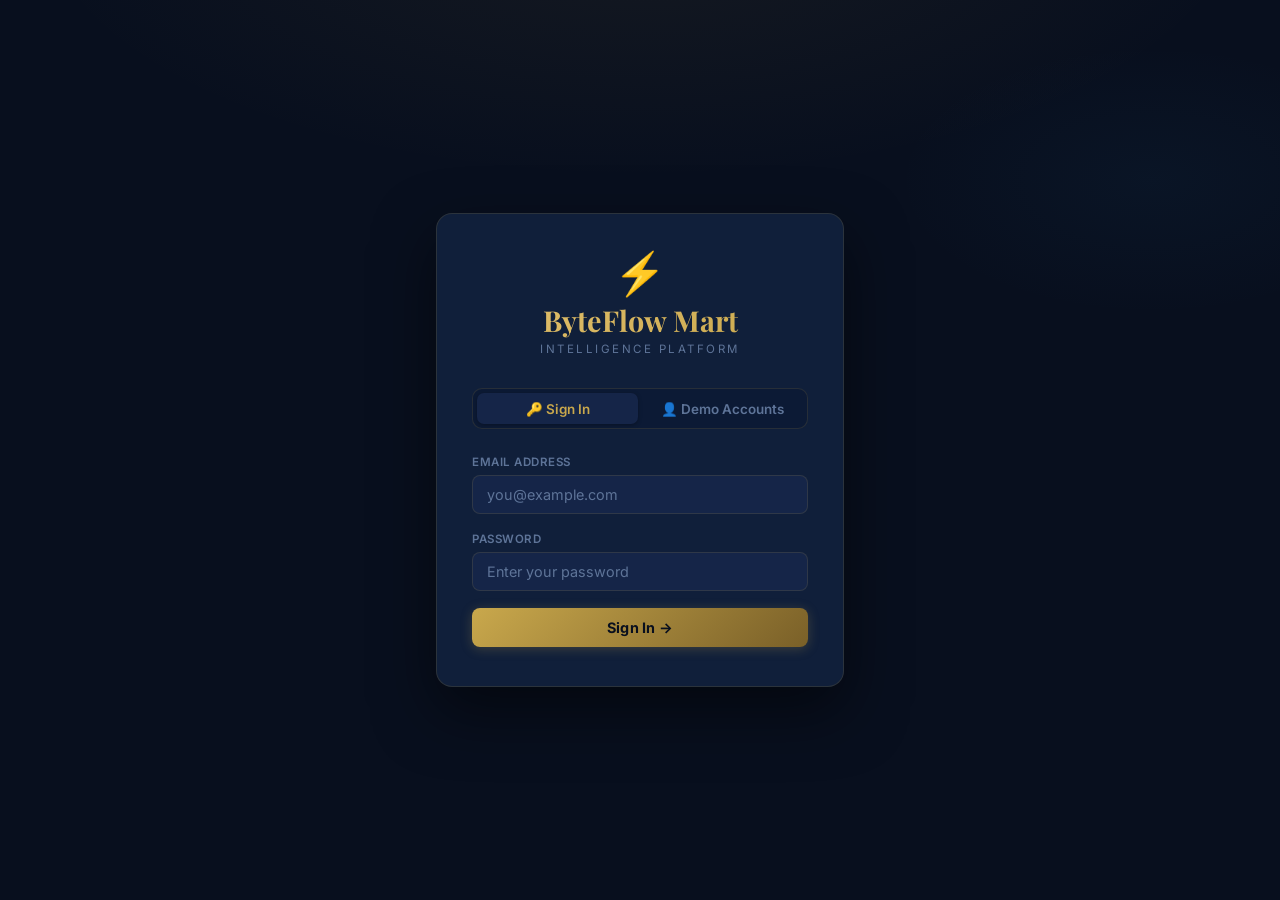
<file: static/index.html>
<!DOCTYPE html>
<html lang="en">
<head>
<meta charset="UTF-8">
<meta name="viewport" content="width=device-width,initial-scale=1">
<title>ByteFlow Mart — Sign In</title>
<style>
@import url('https://fonts.googleapis.com/css2?family=Inter:wght@300;400;500;600;700;800&family=Playfair+Display:wght@600;700&display=swap');
*,*::before,*::after{box-sizing:border-box;margin:0;padding:0}
:root{
  --navy:#080f1e;--navy-mid:#0c1a35;--navy-card:#101f3a;--navy-raised:#152548;
  --gold:#c9a84c;--gold-light:#e2c06e;--gold-dim:#7a6028;
  --text-1:#f0ead6;--text-2:#a8b8d0;--text-3:#5e7498;
  --green:#27ae60;--red:#e74c3c;--border:rgba(201,168,76,0.14);
  --radius:10px;--transition:all .22s cubic-bezier(.4,0,.2,1);
}
html,body{height:100%;font-family:'Inter',sans-serif;background:var(--navy);color:var(--text-1);}
body{
  display:flex;align-items:center;justify-content:center;min-height:100vh;
  background-image:
    radial-gradient(ellipse 80% 50% at 50% -10%,rgba(201,168,76,.07) 0,transparent 60%),
    radial-gradient(ellipse 40% 30% at 90% 20%,rgba(41,128,185,.05) 0,transparent 50%);
}
/* ── card ── */
.login-wrap{width:100%;max-width:440px;padding:1rem;}
.card{
  background:var(--navy-card);border:1px solid var(--border);
  border-radius:16px;padding:2.4rem 2.2rem;
  box-shadow:0 24px 60px rgba(0,0,0,.5);
  animation:fadeUp .5s ease both;
}
@keyframes fadeUp{from{opacity:0;transform:translateY(20px)}to{opacity:1;transform:translateY(0)}}
/* ── logo ── */
.logo{text-align:center;margin-bottom:2rem;}
.logo-icon{font-size:2.6rem;line-height:1;margin-bottom:.4rem;}
.logo-title{font-family:'Playfair Display',serif;font-size:1.8rem;font-weight:700;
  background:linear-gradient(135deg,var(--gold-light),var(--gold));
  -webkit-background-clip:text;-webkit-text-fill-color:transparent;
  background-clip:text;}
.logo-sub{font-size:.72rem;color:var(--text-3);letter-spacing:2.5px;text-transform:uppercase;margin-top:.2rem;}
/* ── tabs ── */
.tabs{display:flex;background:var(--navy-mid);border-radius:10px;padding:4px;
  border:1px solid var(--border);margin-bottom:1.6rem;gap:4px;}
.tab{flex:1;text-align:center;padding:.48rem;border-radius:7px;cursor:pointer;
  font-size:.84rem;font-weight:600;color:var(--text-3);transition:var(--transition);}
.tab.active{background:var(--navy-raised);color:var(--gold);
  box-shadow:0 1px 4px rgba(0,0,0,.3);}
.tab-panel{display:none;animation:fadeIn .25s ease}
.tab-panel.active{display:block}
@keyframes fadeIn{from{opacity:0}to{opacity:1}}
/* ── form ── */
.field{margin-bottom:1.1rem;}
.field label{display:block;font-size:.72rem;font-weight:600;color:var(--text-3);
  text-transform:uppercase;letter-spacing:.5px;margin-bottom:.4rem;}
.field input{
  width:100%;background:var(--navy-raised);border:1px solid var(--border);
  border-radius:8px;padding:.62rem .85rem;color:var(--text-1);font-size:.9rem;
  font-family:'Inter',sans-serif;transition:var(--transition);outline:none;
}
.field input:focus{border-color:var(--gold);box-shadow:0 0 0 3px rgba(201,168,76,.15);}
.field input::placeholder{color:var(--text-3);}
/* ── button ── */
.btn{
  width:100%;padding:.68rem;border:none;border-radius:8px;cursor:pointer;
  font-weight:700;font-size:.9rem;letter-spacing:.3px;
  transition:var(--transition);position:relative;overflow:hidden;
  font-family:'Inter',sans-serif;
}
.btn-gold{
  background:linear-gradient(135deg,#c9a84c,#7a6028);color:#080f1e;
  box-shadow:0 2px 12px rgba(201,168,76,.25);
}
.btn-gold:hover{background:linear-gradient(135deg,#e2c06e,#c9a84c);
  transform:translateY(-2px);box-shadow:0 6px 20px rgba(201,168,76,.4);}
.btn:active{transform:translateY(0);}
/* ripple */
.btn .ripple{position:absolute;border-radius:50%;pointer-events:none;
  background:rgba(255,255,255,.25);transform:scale(0);animation:ripple .55s ease-out forwards;}
@keyframes ripple{to{transform:scale(3.5);opacity:0}}
/* ── demo card ── */
.demo-card{background:var(--navy-raised);border:1px solid var(--border);
  border-radius:10px;padding:1rem 1.1rem;margin-bottom:.75rem;}
.demo-card-title{font-weight:700;font-size:.88rem;color:var(--gold-light);margin-bottom:.4rem;}
.demo-card code{background:rgba(201,168,76,.1);color:var(--gold);
  border-radius:4px;padding:1px 6px;font-size:.82rem;}
/* ── alert ── */
.alert{display:none;border-radius:8px;padding:.7rem .9rem;
  font-size:.84rem;margin-bottom:1rem;border-left:3px solid;}
.alert.error{background:rgba(231,76,60,.1);border-color:var(--red);color:#f5c6cb;display:block;}
.alert.success{background:rgba(39,174,96,.1);border-color:var(--green);color:#a9dfbf;display:block;}
/* ── spinner ── */
.btn-spinner{display:none;width:16px;height:16px;border:2px solid rgba(0,0,0,.3);
  border-top-color:#080f1e;border-radius:50%;animation:spin .7s linear infinite;
  margin:0 auto;}
@keyframes spin{to{transform:rotate(360deg)}}
</style>
</head>
<body>
<div class="login-wrap">
  <div class="card">
    <div class="logo">
      <div class="logo-icon">⚡</div>
      <div class="logo-title">ByteFlow Mart</div>
      <div class="logo-sub">Intelligence Platform</div>
    </div>

    <div class="tabs">
      <div class="tab active" data-tab="login">🔑 Sign In</div>
      <div class="tab" data-tab="demo">👤 Demo Accounts</div>
    </div>

    <!-- Login panel -->
    <div class="tab-panel active" id="tab-login">
      <div id="login-alert" class="alert"></div>
      <div class="field">
        <label>Email Address</label>
        <input type="email" id="email" placeholder="you@example.com" autocomplete="email">
      </div>
      <div class="field">
        <label>Password</label>
        <input type="password" id="password" placeholder="Enter your password">
      </div>
      <button class="btn btn-gold" id="login-btn" onclick="doLogin()">
        <span id="btn-text">Sign In →</span>
        <div class="btn-spinner" id="btn-spinner"></div>
      </button>
    </div>

    <!-- Demo panel -->
    <div class="tab-panel" id="tab-demo">
      <div class="demo-card">
        <div class="demo-card-title">🏪 Seller Account</div>
        <div style="font-size:.82rem;color:var(--text-2);line-height:1.8;">
          Email: <code>seller@techzoneindia.com</code><br>
          Password: <code>seller123</code>
        </div>
        <button class="btn btn-gold" style="margin-top:.75rem;"
          onclick="quickFill('seller@techzoneindia.com','seller123')">
          Use Seller Account
        </button>
      </div>
      <div class="demo-card">
        <div class="demo-card-title">👤 Customer Account</div>
        <div style="font-size:.82rem;color:var(--text-2);line-height:1.8;">
          Email: <code>ananya@example.com</code><br>
          Password: <code>demo123</code>
        </div>
        <button class="btn btn-gold" style="margin-top:.75rem;"
          onclick="quickFill('ananya@example.com','demo123')">
          Use Customer Account
        </button>
      </div>
    </div>
  </div>
</div>

<script>
const API = 'http://localhost:8000';

// Tab switching
document.querySelectorAll('.tab').forEach(tab => {
  tab.addEventListener('click', () => {
    document.querySelectorAll('.tab,.tab-panel').forEach(el => el.classList.remove('active'));
    tab.classList.add('active');
    document.getElementById('tab-' + tab.dataset.tab).classList.add('active');
  });
});

// Ripple
document.querySelectorAll('.btn').forEach(btn => {
  btn.addEventListener('click', function(e) {
    const r = document.createElement('span');
    r.className = 'ripple';
    const rect = this.getBoundingClientRect();
    const size = Math.max(rect.width, rect.height);
    r.style.cssText = `width:${size}px;height:${size}px;left:${e.clientX-rect.left-size/2}px;top:${e.clientY-rect.top-size/2}px;`;
    this.appendChild(r);
    setTimeout(() => r.remove(), 600);
  });
});

// Enter key
document.getElementById('password').addEventListener('keydown', e => {
  if (e.key === 'Enter') doLogin();
});

function quickFill(email, pw) {
  document.getElementById('email').value = email;
  document.getElementById('password').value = pw;
  document.querySelector('[data-tab="login"]').click();
  setTimeout(doLogin, 200);
}

async function doLogin() {
  const email    = document.getElementById('email').value.trim();
  const password = document.getElementById('password').value.trim();
  const alert_el = document.getElementById('login-alert');
  const btnText  = document.getElementById('btn-text');
  const spinner  = document.getElementById('btn-spinner');

  if (!email || !password) {
    showAlert('Please enter email and password.', 'error');
    return;
  }

  btnText.style.display = 'none';
  spinner.style.display = 'block';
  alert_el.className = 'alert';

  try {
    const res  = await fetch(`${API}/api/login`, {
      method: 'POST',
      headers: {'Content-Type': 'application/json'},
      body: JSON.stringify({email, password})
    });
    const data = await res.json();

    if (!res.ok) {
      showAlert(data.detail || 'Invalid credentials.', 'error');
      return;
    }

    // Store user in localStorage
    localStorage.setItem('bf_user', JSON.stringify(data.user));

    // Redirect based on role
    if (data.user.role === 'seller') {
      window.location.href = '/seller';
    } else {
      window.location.href = '/customer';
    }

  } catch(err) {
    showAlert('Cannot connect to server. Make sure python server.py is running.', 'error');
  } finally {
    btnText.style.display = 'block';
    spinner.style.display = 'none';
  }
}

function showAlert(msg, type) {
  const el = document.getElementById('login-alert');
  el.textContent = msg;
  el.className = 'alert ' + type;
}

// If already logged in, redirect
const stored = localStorage.getItem('bf_user');
if (stored) {
  const u = JSON.parse(stored);
  window.location.href = u.role === 'seller' ? '/seller' : '/customer';
}
</script>
</body>
</html>
</file>
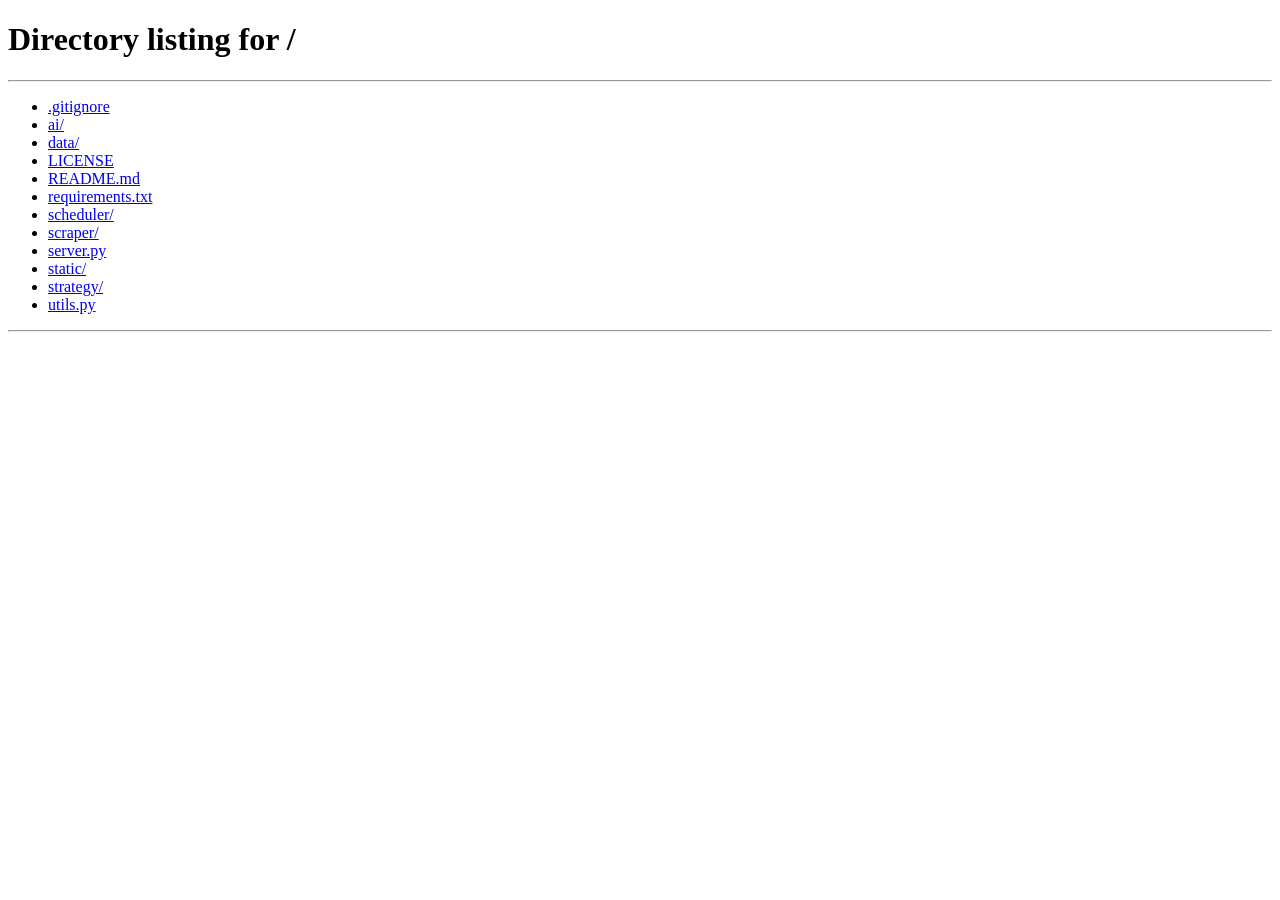
<file: static/customer.html>
<!DOCTYPE html>
<html lang="en">
<head>
<meta charset="UTF-8">
<meta name="viewport" content="width=device-width,initial-scale=1">
<title>ByteFlow Mart — Shop</title>
<link rel="stylesheet" href="/static/shared.css">
<style>
.hero{background:linear-gradient(135deg,var(--navy-card),var(--navy-raised));
  border:1px solid var(--border);border-radius:var(--radius-lg);padding:1.5rem 2rem;
  margin-bottom:1.5rem;position:relative;overflow:hidden;}
.hero::before{content:'';position:absolute;top:-40px;right:-40px;width:200px;height:200px;
  border-radius:50%;background:radial-gradient(circle,rgba(201,168,76,.07),transparent 70%);}
.filter-bar{display:flex;gap:.75rem;margin-bottom:1.2rem;flex-wrap:wrap;}
.filter-bar input,.filter-bar select{
  background:var(--navy-card);border:1px solid var(--border);border-radius:8px;
  padding:.5rem .85rem;color:var(--text-1);font-family:Inter,sans-serif;font-size:.875rem;outline:none;}
.filter-bar input{flex:1;min-width:160px;}
.price-main{font-size:1.9rem;font-weight:800;color:var(--gold);}
.price-strike{font-size:1rem;color:var(--text-3);text-decoration:line-through;margin-left:.4rem;}
.order-card{background:var(--navy-card);border:1px solid var(--border);border-radius:var(--radius-lg);
  padding:1.2rem 1.4rem;margin-bottom:1rem;animation:slideUp .35s ease;}
.detail-img-wrap{background:linear-gradient(135deg,var(--navy-mid),var(--navy-card));
  border:1px solid var(--border);border-radius:var(--radius-lg);padding:1.5rem;
  display:flex;align-items:center;justify-content:center;overflow:hidden;}
.detail-img{max-width:100%;max-height:280px;object-fit:contain;
  transition:transform .4s ease;cursor:zoom-in;}
.detail-img:hover{transform:scale(1.06);}
</style>
</head>
<body>
<div class="layout">
  <!-- Sidebar -->
  <aside class="sidebar">
    <div class="sidebar-logo">
      <div class="sidebar-logo-icon">⚡</div>
      <div class="sidebar-logo-name">ByteFlow Mart</div>
      <div class="sidebar-logo-sub">Premium Electronics</div>
    </div>
    <div class="nav-section">Shop</div>
    <div class="nav-item active" data-page="browse" onclick="showPage('browse')">
      <span class="icon">🏪</span> Browse Products
    </div>
    <div class="nav-item" data-page="orders" onclick="showPage('orders')">
      <span class="icon">🛒</span> My Orders
    </div>
    <div class="nav-section">Account</div>
    <div class="nav-item" data-page="account" onclick="showPage('account')">
      <span class="icon">👤</span> My Account
    </div>
    <div class="sidebar-bottom" id="sidebar-user"></div>
  </aside>

  <main class="main-content">
    <div id="page-browse"></div>
    <div id="page-orders" style="display:none;"></div>
    <div id="page-account" style="display:none;"></div>
  </main>
</div>

<script src="/static/shared.js"></script>
<script>
const user = requireAuth('customer');
renderSidebarUser(user);

function showPage(page) {
  document.querySelectorAll('.nav-item').forEach(n =>
    n.classList.toggle('active', n.dataset.page === page));
  ['browse','orders','account'].forEach(p => {
    document.getElementById('page-'+p).style.display = p===page?'block':'none';
  });
  const loaders = {browse:loadBrowse, orders:loadOrders, account:loadAccount};
  if (loaders[page]) loaders[page]();
}
loadBrowse();

function fmtPrice(n){return '₹'+Number(n).toLocaleString('en-IN');}

// ══════════════════════════════════════════
// BROWSE
// ══════════════════════════════════════════
let allProducts = [];
async function loadBrowse() {
  const el = document.getElementById('page-browse');
  el.innerHTML = `<div class="skeleton" style="height:300px;"></div>`;
  try {
    const d = await api('/api/customer/products');
    allProducts = d.products || [];
    renderBrowse();
  } catch(e) {
    el.innerHTML = renderAlert('Failed to load: '+e.message,'error');
  }
}

function renderBrowse() {
  const el = document.getElementById('page-browse');
  el.innerHTML = `
  <div class="hero anim">
    <div style="display:flex;justify-content:space-between;align-items:center;flex-wrap:wrap;gap:1rem;">
      <div>
        <h2 style="margin:0;font-size:1.5rem;font-family:'Playfair Display',serif;color:var(--gold);">
          ⚡ Mega Tech Sale
        </h2>
        <p style="color:var(--text-3);margin:.3rem 0 0;font-size:.84rem;">
          Up to 21% off on flagship smartphones · Free delivery above ₹999
        </p>
      </div>
      <span class="badge badge-red badge-pulse">🔥 LIMITED STOCK</span>
    </div>
  </div>

  <div class="filter-bar">
    <input type="text" id="c-search" placeholder="🔍 Search products..." oninput="filterCustomer()">
    <select id="c-sort" onchange="filterCustomer()">
      <option>Featured</option><option>Price: Low→High</option>
      <option>Price: High→Low</option><option>Best Rating</option>
    </select>
    <select id="c-cat" onchange="filterCustomer()">
      <option value="">All Categories</option>
      ${[...new Set(allProducts.map(p=>p.category||'Other'))].map(c=>`<option>${c}</option>`).join('')}
    </select>
  </div>

  <p id="c-count" style="color:var(--text-3);font-size:.78rem;margin-bottom:.75rem;"></p>
  <div class="product-grid" id="c-grid"></div>`;

  filterCustomer();
  initRipple('.btn');
}

function filterCustomer() {
  const search = (document.getElementById('c-search')?.value||'').toLowerCase();
  const sort   = document.getElementById('c-sort')?.value||'Featured';
  const cat    = document.getElementById('c-cat')?.value||'';
  let list = [...allProducts];
  if (search) list = list.filter(p => p.product_name.toLowerCase().includes(search));
  if (cat)    list = list.filter(p => p.category === cat);
  if (sort==='Price: Low→High')  list.sort((a,b)=>a.our_price-b.our_price);
  if (sort==='Price: High→Low') list.sort((a,b)=>b.our_price-a.our_price);
  if (sort==='Best Rating')      list.sort((a,b)=>(b.rating||0)-(a.rating||0));

  const countEl = document.getElementById('c-count');
  if (countEl) countEl.textContent = `${list.length} products found`;

  const grid = document.getElementById('c-grid');
  if (!grid) return;
  grid.innerHTML = list.map(p => {
    const stock = p.stock||0;
    const sc = stock>20?'var(--green)':stock>0?'var(--orange)':'var(--red)';
    const st = stock>20?`In Stock (${stock})`:stock>0?`Only ${stock} left!`:'Out of Stock';
    return `
    <div class="product-card anim" onclick="viewProduct('${p.id}')">
      <img class="product-card-img" src="${p.image_url||''}"
           onerror="this.src='https://placehold.co/220x180/101f3a/c9a84c?text=📱'">
      <div class="product-card-body">
        <div class="product-card-name">${p.product_name}</div>
        <div style="margin:.35rem 0;display:flex;align-items:baseline;flex-wrap:wrap;gap:.25rem;">
          <span class="product-card-price">${fmtPrice(p.our_price)}</span>
          <span class="product-card-strike">${fmtPrice(p.original_price||0)}</span>
          <span class="badge badge-green">${p.discount||0}% off</span>
        </div>
        <div style="color:var(--gold);font-size:.78rem;margin:.2rem 0;">
          ${'⭐'.repeat(Math.round(p.rating||0))}
          <span style="color:var(--text-3);font-size:.7rem;margin-left:.3rem;">(${(p.rating_count||0).toLocaleString('en-IN')})</span>
        </div>
        <div style="font-size:.72rem;color:${sc};font-weight:600;">${st}</div>
        <div style="font-size:.72rem;color:var(--text-3);margin-top:.15rem;">🚚 ${p.delivery_days||3}-day delivery</div>
        <div style="display:flex;gap:.5rem;margin-top:.65rem;" onclick="event.stopPropagation()">
          <button class="btn btn-outline btn-sm" style="flex:1" onclick="viewProduct('${p.id}')">View</button>
          <button class="btn btn-gold btn-sm" style="flex:1" onclick="quickBuy('${p.id}')"
            ${stock===0?'disabled':''}>Buy</button>
        </div>
      </div>
    </div>`;
  }).join('');
  initTilt('.product-card');
  initRipple('.btn');
}

// ── Product Detail ────────────────────────────────────
async function viewProduct(pid) {
  const el = document.getElementById('page-browse');
  el.innerHTML = `
  <button class="btn btn-outline btn-sm" style="margin-bottom:1rem;" onclick="loadBrowse()">← Back</button>
  <div class="skeleton" style="height:400px;"></div>`;

  try {
    const d = await api(`/api/customer/product/${pid}`);
    const p = d.product; const bundles = d.bundles||[];
    const save = (p.original_price||0) - p.our_price;

    el.innerHTML = `
    <button class="btn btn-outline btn-sm anim" style="margin-bottom:1rem;" onclick="loadBrowse()">
      ← Back to Products
    </button>
    <div style="display:grid;grid-template-columns:1fr 1.6fr;gap:1.5rem;flex-wrap:wrap;">
      <div>
        <div class="detail-img-wrap">
          <img class="detail-img" src="${p.image_url||''}"
               onerror="this.src='https://placehold.co/300x280/101f3a/c9a84c?text=📱'">
        </div>
        ${bundles.length ? `
          <div class="section-title" style="margin-top:1.2rem;">🎁 Frequently Bought Together</div>
          ${bundles.map(b=>renderBundleCard(b)).join('')}
        ` : ''}
      </div>

      <div class="anim">
        <h2 style="font-family:'Playfair Display',serif;font-size:1.35rem;color:var(--text-1);
                   font-weight:700;line-height:1.3;margin-bottom:.75rem;">
          ${p.title||p.product_name}
        </h2>

        <div class="card" style="padding:1rem 1.2rem;margin-bottom:1rem;">
          <div style="display:flex;align-items:baseline;gap:.6rem;flex-wrap:wrap;">
            <span class="price-main">${fmtPrice(p.our_price)}</span>
            <span class="price-strike">${fmtPrice(p.original_price||0)}</span>
            <span class="badge badge-green">${p.discount||0}% off</span>
          </div>
          <div style="color:var(--text-3);font-size:.78rem;margin-top:.3rem;">
            Retail: ${fmtPrice(p.retail_price||0)} &nbsp;·&nbsp;
            You save: <span style="color:var(--green);font-weight:700;">${fmtPrice(save)}</span>
          </div>
        </div>

        <div style="margin-bottom:.75rem;">
          <span style="color:var(--gold);">${'⭐'.repeat(Math.round(p.rating||0))}</span>
          <span style="color:var(--text-1);font-weight:700;margin-left:.3rem;">${p.rating||0}</span>
          <span style="color:var(--text-3);font-size:.82rem;"> (${(p.rating_count||0).toLocaleString('en-IN')} ratings)</span>
        </div>

        <p style="color:var(--text-2);font-size:.875rem;line-height:1.75;margin-bottom:1rem;">
          ${p.description||''}
        </p>

        ${p.attributes && Object.keys(p.attributes).length ? `
        <details style="margin-bottom:.75rem;">
          <summary style="cursor:pointer;color:var(--gold-light);font-weight:600;font-size:.875rem;
                          padding:.5rem;background:var(--navy-raised);border-radius:6px;
                          border:1px solid var(--border);">📐 Specifications</summary>
          <div style="padding:.75rem;background:var(--navy-mid);border:1px solid var(--border);
                      border-top:none;border-radius:0 0 6px 6px;">
            <table class="spec-table">
              ${Object.entries(p.attributes).map(([k,v])=>`<tr><td>${k}</td><td>${v}</td></tr>`).join('')}
            </table>
          </div>
        </details>` : ''}

        <div class="card" style="padding:.85rem 1rem;margin-bottom:1rem;" id="delivery-card">
          <div style="font-size:.72rem;color:var(--text-3);font-weight:600;text-transform:uppercase;letter-spacing:.5px;">
            Estimated Delivery
          </div>
          <div style="font-weight:700;color:var(--text-1);margin-top:.2rem;">
            🚚 ${p.delivery_days||3} days —
            <span style="color:var(--gold);" id="delivery-date-display">calculating...</span>
          </div>
        </div>

        ${(p.stock||0) <= 5 && (p.stock||0) > 0 ?
          renderAlert(`⚡ Only ${p.stock} units left — order soon!`,'warn') : ''}

        ${(p.stock||0) > 0 ? `
        <div style="display:flex;align-items:center;gap:.75rem;margin-bottom:.75rem;">
          <label style="color:var(--text-3);font-size:.82rem;font-weight:600;">Qty:</label>
          <input type="number" id="buy-qty" value="1" min="1" max="${Math.min(p.stock,10)}"
            style="width:70px;background:var(--navy-raised);border:1px solid var(--border);
                   border-radius:6px;padding:.4rem .6rem;color:var(--text-1);font-family:Inter,sans-serif;
                   font-size:.875rem;outline:none;text-align:center;">
        </div>
        <div style="display:flex;gap:.75rem;">
          <button class="btn btn-outline" style="flex:1;" onclick="addToCart('${pid}','${p.product_name.replace(/'/g,"\\'")}')">
            🛒 Add to Cart
          </button>
          <button class="btn btn-gold" style="flex:1;" onclick="buyNow('${pid}')">
            ⚡ Buy Now
          </button>
        </div>` :
        `<div class="badge badge-red" style="font-size:.9rem;padding:6px 16px;">✗ Out of Stock</div>`}

        <div id="buy-result" style="margin-top:.75rem;"></div>
      </div>
    </div>

    ${p.reviews?.length ? `
    <hr>
    <div class="section-title">⭐ Customer Reviews</div>
    <div class="product-grid" style="grid-template-columns:repeat(auto-fill,minmax(240px,1fr));">
      ${p.reviews.map(r=>`
        <div class="card anim" style="padding:.9rem;">
          <div style="font-weight:700;font-size:.85rem;">${r.user}</div>
          <div style="color:var(--gold);margin:.2rem 0;">${'⭐'.repeat(r.rating||5)}</div>
          <div style="color:var(--text-2);font-size:.82rem;line-height:1.6;">${r.text}</div>
          <div style="color:var(--text-3);font-size:.7rem;margin-top:.35rem;">${r.date}</div>
        </div>`).join('')}
    </div>` : ''}`;

    // Load delivery estimate
    const loc = user.location || {};
    if (loc.state && loc.pincode) {
      try {
        const de = await api(`/api/customer/delivery-estimate?buyer_state=${encodeURIComponent(loc.state)}&buyer_pincode=${loc.pincode}`);
        document.getElementById('delivery-date-display').textContent = `by ${de.date} (${de.days} days)`;
      } catch(e) {}
    } else {
      document.getElementById('delivery-date-display').textContent = `${p.delivery_days||3} days`;
    }

    initRipple('.btn');
  } catch(e) {
    el.innerHTML = renderAlert('Failed to load product: '+e.message,'error');
  }
}

function addToCart(pid, name) {
  const qty  = parseInt(document.getElementById('buy-qty')?.value||1);
  const cart = JSON.parse(localStorage.getItem('bf_cart')||'[]');
  cart.push({product_id: pid, qty});
  localStorage.setItem('bf_cart', JSON.stringify(cart));
  document.getElementById('buy-result').innerHTML = renderAlert(`✅ Added ${qty}x "${name}" to cart!`,'success');
}

async function buyNow(pid) {
  const qty = parseInt(document.getElementById('buy-qty')?.value||1);
  const loc = user.location || {state:'Karnataka',pincode:'560038'};
  try {
    const d = await api('/api/customer/order','POST',{
      user_id: user.id, product_id: pid, quantity: qty, buyer_location: loc
    });
    document.getElementById('buy-result').innerHTML =
      renderAlert(`✅ Order placed! <b>#${d.order.order_id}</b> · Delivery by ${d.order.delivery_date}`,'success');
  } catch(e) {
    document.getElementById('buy-result').innerHTML = renderAlert('❌ '+e.message,'error');
  }
}

async function quickBuy(pid) {
  const loc = user.location || {state:'Karnataka',pincode:'560038'};
  try {
    const d = await api('/api/customer/order','POST',{
      user_id: user.id, product_id: pid, quantity: 1, buyer_location: loc
    });
    toast(`✅ Order placed! #${d.order.order_id} · Delivery by ${d.order.delivery_date}`,'success');
    loadBrowse();
  } catch(e) { toast('❌ '+e.message,'error'); }
}

// ══════════════════════════════════════════
// ORDERS
// ══════════════════════════════════════════
async function loadOrders() {
  const el = document.getElementById('page-orders');
  el.innerHTML = `<div class="skeleton" style="height:200px;"></div>`;
  try {
    const d = await api(`/api/customer/orders/${user.id}`);
    const orders = (d.orders||[]).sort((a,b)=>b.placed_at.localeCompare(a.placed_at));
    const totalSpent = orders.reduce((s,o)=>s+(o.total||0),0);

    el.innerHTML = `
    <div class="page-header anim">
      <h1>🛒 My Orders</h1>
      <p>Track your purchases and deliveries</p>
    </div>
    <div style="display:flex;gap:.85rem;margin-bottom:1.2rem;flex-wrap:wrap;">
      <div class="metric-card" style="flex:1;min-width:120px;text-align:center;">
        <div class="metric-val" data-target="${orders.length}">${orders.length}</div>
        <div class="metric-lbl">Total Orders</div>
      </div>
      <div class="metric-card" style="flex:1;min-width:120px;text-align:center;">
        <div class="metric-val" data-prefix="₹" data-target="${totalSpent}">${fmtPrice(totalSpent)}</div>
        <div class="metric-lbl">Total Spent</div>
      </div>
    </div>

    ${!orders.length ? `
    <div class="card" style="text-align:center;padding:3rem;color:var(--text-3);">
      <div style="font-size:3rem;margin-bottom:.75rem;">🛒</div>
      <div>No orders yet. <span style="color:var(--gold);cursor:pointer;" onclick="showPage('browse')">Browse products →</span></div>
    </div>` :
    orders.map(o => {
      const sColor = {Confirmed:'#3498db',Processing:'#9b59b6',Shipped:'#e67e22','Out for Delivery':'#f39c12',Delivered:'#27ae60'}[o.status]||'#3498db';
      return `
      <div class="order-card">
        <div style="display:flex;justify-content:space-between;align-items:flex-start;flex-wrap:wrap;gap:.5rem;margin-bottom:.85rem;">
          <div>
            <div style="font-size:.72rem;color:var(--text-3);font-weight:600;text-transform:uppercase;letter-spacing:.5px;">Order ID</div>
            <div style="font-weight:800;color:var(--gold);font-size:1rem;">#${o.order_id}</div>
            <div style="font-size:.75rem;color:var(--text-3);margin-top:.1rem;">Placed: ${o.placed_at?.slice(0,10)||'—'}</div>
          </div>
          <span class="badge" style="color:${sColor};border-color:${sColor}44;background:${sColor}18;font-size:.78rem;padding:4px 12px;">
            ${o.status}
          </span>
        </div>
        <div style="background:var(--navy-mid);border:1px solid var(--border);border-radius:var(--radius);
                    padding:.75rem 1rem;margin-bottom:.85rem;">
          <div style="font-weight:700;color:var(--text-1);">${o.product_name}</div>
          <div style="font-size:.8rem;color:var(--text-3);margin-top:.2rem;">
            Qty: ${o.quantity} &nbsp;·&nbsp;
            Total: <span style="color:var(--gold);font-weight:700;">${fmtPrice(o.total||0)}</span>
          </div>
        </div>
        ${renderOrderTracker(o.status)}
        <div style="display:flex;justify-content:space-between;margin-top:.6rem;
                    padding-top:.6rem;border-top:1px solid var(--border);">
          <div style="font-size:.8rem;color:var(--text-2);">
            🚚 Delivery: <span style="color:var(--gold);font-weight:700;">${o.delivery_date||'—'}</span>
          </div>
          <div style="font-size:.75rem;color:var(--text-3);">
            ${o.buyer_location?.city||'—'}
          </div>
        </div>
      </div>`;
    }).join('')}`;
    animateCounters();
  } catch(e) {
    el.innerHTML = renderAlert('Failed to load orders: '+e.message,'error');
  }
}

// ══════════════════════════════════════════
// ACCOUNT
// ══════════════════════════════════════════
async function loadAccount() {
  const el = document.getElementById('page-account');
  const orders = await api(`/api/customer/orders/${user.id}`).catch(()=>({orders:[]}));
  const totalSpent = (orders.orders||[]).reduce((s,o)=>s+(o.total||0),0);

  el.innerHTML = `
  <div class="page-header anim">
    <h1>👤 My Account</h1>
    <p>Manage your profile and delivery address</p>
  </div>
  <div style="display:grid;grid-template-columns:2fr 1fr;gap:1.2rem;">
    <div class="card">
      <div class="card-title">Personal Information</div>
      <div style="display:grid;grid-template-columns:1fr 1fr;gap:.75rem;">
        <div class="field"><label>Full Name</label>
          <input type="text" id="acc-name" value="${user.name||''}"></div>
        <div class="field"><label>Email</label>
          <input type="email" id="acc-email" value="${user.email||''}" disabled></div>
        <div class="field"><label>Phone</label>
          <input type="text" id="acc-phone" value="${user.phone||''}"></div>
        <div class="field"><label>Address</label>
          <input type="text" id="acc-addr" value="${user.location?.address||''}"></div>
        <div class="field"><label>City</label>
          <input type="text" id="acc-city" value="${user.location?.city||''}"></div>
        <div class="field"><label>State</label>
          <input type="text" id="acc-state" value="${user.location?.state||''}"></div>
        <div class="field"><label>Pincode</label>
          <input type="text" id="acc-pin" value="${user.location?.pincode||''}"></div>
      </div>
      <div id="acc-alert" style="margin-top:.5rem;"></div>
      <button class="btn btn-gold" style="margin-top:.75rem;" onclick="saveAccount()">
        💾 Update Account
      </button>
    </div>

    <div>
      <div class="metric-card" style="text-align:center;margin-bottom:.85rem;">
        <div class="metric-val" data-target="${(orders.orders||[]).length}">${(orders.orders||[]).length}</div>
        <div class="metric-lbl">Total Orders</div>
      </div>
      <div class="metric-card" style="text-align:center;margin-bottom:.85rem;">
        <div class="metric-val" data-prefix="₹" data-target="${totalSpent}">${fmtPrice(totalSpent)}</div>
        <div class="metric-lbl">Total Spent</div>
      </div>
      <div class="card">
        <div class="card-title">📍 Delivery Address</div>
        <div style="font-size:.85rem;color:var(--text-2);line-height:1.8;">
          ${user.location?.address||'—'}<br>
          ${user.location?.city||'—'}, ${user.location?.state||'—'}<br>
          PIN: ${user.location?.pincode||'—'}
        </div>
      </div>
    </div>
  </div>`;
  animateCounters(); initRipple('.btn');
}

async function saveAccount() {
  const updated = Object.assign({}, user, {
    name:  document.getElementById('acc-name').value,
    phone: document.getElementById('acc-phone').value,
    location: {
      address: document.getElementById('acc-addr').value,
      city:    document.getElementById('acc-city').value,
      state:   document.getElementById('acc-state').value,
      pincode: document.getElementById('acc-pin').value,
    }
  });
  // Update localStorage
  localStorage.setItem('bf_user', JSON.stringify(updated));
  Object.assign(user, updated);
  toast('✅ Account updated.','success');
  document.getElementById('acc-alert').innerHTML = renderAlert('✅ Saved successfully.','success');
}
</script>
</body>
</html>
</file>
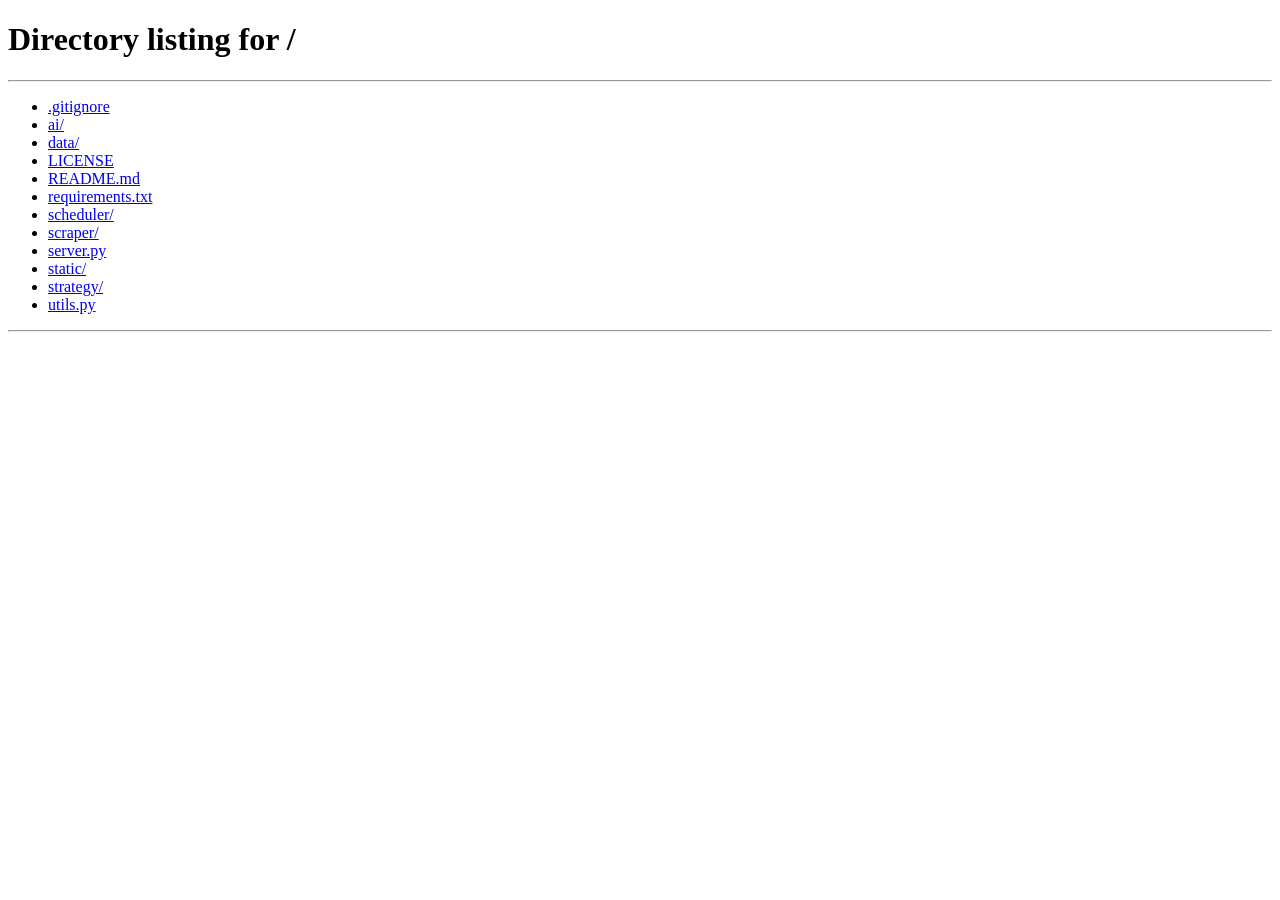
<file: static/seller.html>
<!DOCTYPE html>
<html lang="en">
<head>
<meta charset="UTF-8">
<meta name="viewport" content="width=device-width,initial-scale=1">
<title>ByteFlow Mart — Seller</title>
<link rel="stylesheet" href="/static/shared.css">
<style>
/* ── Seller-specific styles ── */
.product-row{display:flex;align-items:flex-start;gap:1rem;flex-wrap:wrap;}
.product-row-img{width:78px;height:78px;object-fit:contain;border-radius:8px;
  background:var(--navy-mid);padding:.4rem;border:1px solid var(--border);flex-shrink:0;}
.product-row-info{flex:1;min-width:0;}
.product-row-name{font-weight:700;font-size:.95rem;color:var(--text-1);}
.product-row-meta{font-size:.73rem;color:var(--text-3);margin:.2rem 0 .45rem;}
.product-row-price{font-size:1.2rem;font-weight:800;color:var(--gold);}
.product-row-actions{display:flex;gap:.5rem;flex-wrap:wrap;margin-top:.65rem;}
.attr-section{margin:.75rem 0;}
.attr-group{margin-bottom:.9rem;}
.attr-group-title{font-size:.78rem;font-weight:700;color:var(--text-2);
  text-transform:uppercase;letter-spacing:.5px;margin-bottom:.4rem;}
.ai-output{background:var(--navy-mid);border:1px solid var(--border);
  border-left:3px solid var(--gold);border-radius:var(--radius);
  padding:1rem 1.2rem;font-size:.875rem;color:var(--text-2);line-height:1.78;
  animation:slideUp .3s ease;white-space:pre-wrap;}
.price-compare{display:grid;grid-template-columns:1fr 1fr;gap:.5rem;margin:.75rem 0;}
.price-box{background:var(--navy-mid);border:1px solid var(--border);
  border-radius:var(--radius);padding:.75rem 1rem;text-align:center;}
.price-box-lbl{font-size:.68rem;color:var(--text-3);text-transform:uppercase;
  letter-spacing:.5px;margin-bottom:.25rem;}
.price-box-val{font-size:1.2rem;font-weight:800;color:var(--gold);}
.edit-inline{display:none;background:var(--navy-mid);border:1px solid var(--border);
  border-radius:var(--radius);padding:1rem;margin-top:.5rem;animation:slideUp .25s ease;}
.edit-inline.open{display:block;}
.strat-item{display:flex;align-items:flex-start;gap:1rem;padding:1rem;
  background:var(--navy-mid);border:1px solid var(--border);border-radius:var(--radius);
  margin-bottom:.5rem;transition:var(--t);}
.strat-item:hover{border-color:var(--gold-dim);background:var(--navy-raised);}
.strat-pid{font-size:.7rem;color:var(--text-3);font-weight:600;}
.profile-grid{display:grid;grid-template-columns:1fr 1fr;gap:1rem;}
@media(max-width:700px){.profile-grid{grid-template-columns:1fr;}}
</style>
</head>
<body>
<div class="layout">

  <!-- ── Sidebar ── -->
  <aside class="sidebar">
    <div class="sidebar-logo">
      <div class="sidebar-logo-icon">⚡</div>
      <div class="sidebar-logo-name">ByteFlow Mart</div>
      <div class="sidebar-logo-sub">Seller Dashboard</div>
    </div>
    <div class="nav-section">Manage</div>
    <div class="nav-item active" data-page="products" onclick="showPage('products')">
      <span class="icon">📦</span> My Products
    </div>
    <div class="nav-item" data-page="add" onclick="showPage('add')">
      <span class="icon">➕</span> Add New Product
    </div>
    <div class="nav-item" data-page="alerts" onclick="showPage('alerts')">
      <span class="icon">🔔</span> Competitor Alerts
      <span class="nav-badge" id="nav-alert-count" style="display:none;">0</span>
    </div>
    <div class="nav-section">Intelligence</div>
    <div class="nav-item" data-page="strategy" onclick="showPage('strategy')">
      <span class="icon">📊</span> Strategy Dashboard
    </div>
    <div class="nav-section">Account</div>
    <div class="nav-item" data-page="profile" onclick="showPage('profile')">
      <span class="icon">👤</span> Seller Profile
    </div>
    <div class="sidebar-bottom" id="sidebar-user"></div>
  </aside>

  <!-- ── Main ── -->
  <main class="main-content" id="main-content">
    <div id="page-products"></div>
    <div id="page-add" style="display:none;"></div>
    <div id="page-alerts" style="display:none;"></div>
    <div id="page-strategy" style="display:none;"></div>
    <div id="page-profile" style="display:none;"></div>
  </main>
</div>

<script src="/static/shared.js"></script>
<script>
// ══════════════════════════════════════════
// INIT
// ══════════════════════════════════════════
const user = requireAuth('seller');
renderSidebarUser(user);
let currentPage = 'products';

function showPage(page) {
  document.querySelectorAll('.nav-item').forEach(n =>
    n.classList.toggle('active', n.dataset.page === page));
  ['products','add','alerts','strategy','profile'].forEach(p => {
    document.getElementById('page-' + p).style.display = p === page ? 'block' : 'none';
  });
  currentPage = page;
  // Load page content
  const loaders = { products: loadProducts, add: loadAdd,
    alerts: loadAlerts, strategy: loadStrategy, profile: loadProfile };
  if (loaders[page]) loaders[page]();
}

// Auto-load on start
loadProducts();
loadAlertBadge();

// ══════════════════════════════════════════
// HELPERS
// ══════════════════════════════════════════
function fmtPrice(n) { return '₹' + Number(n).toLocaleString('en-IN'); }
function fmtDate(s) { return s ? s.slice(0,10) : '—'; }

async function loadAlertBadge() {
  try {
    const d = await api('/api/seller/alerts');
    const count = d.products.reduce((s,p) => s + p.alerts.length, 0);
    const el = document.getElementById('nav-alert-count');
    el.textContent = count;
    el.style.display = count ? 'inline' : 'none';
  } catch(e) {}
}

// ══════════════════════════════════════════
// PAGE: MY PRODUCTS
// ══════════════════════════════════════════
async function loadProducts() {
  const el = document.getElementById('page-products');
  el.innerHTML = `<div class="skeleton" style="height:200px;margin-bottom:1rem;"></div>`;
  try {
    const data = await api('/api/seller/products');
    const products = data.products || [];
    const totalStock = products.reduce((s,p) => s + (p.stock||0), 0);
    const avgPrice   = products.length ? Math.round(products.reduce((s,p) => s + p.our_price, 0) / products.length) : 0;
    const alerts     = products.reduce((s,p) => s + (p.alerts||[]).length, 0);

    el.innerHTML = `
    <div class="page-header anim">
      <h1>📦 My Products</h1>
      <p>Manage your active listings on ByteFlow Mart</p>
    </div>

    <div class="metrics">
      <div class="metric-card anim"><div class="metric-val" data-target="${products.length}">${products.length}</div><div class="metric-lbl">Total Products</div></div>
      <div class="metric-card anim-1"><div class="metric-val" data-target="${totalStock}">${totalStock}</div><div class="metric-lbl">Total Stock</div></div>
      <div class="metric-card anim-2"><div class="metric-val" data-prefix="₹" data-target="${avgPrice}">₹${avgPrice.toLocaleString('en-IN')}</div><div class="metric-lbl">Avg Price</div></div>
      <div class="metric-card anim-3"><div class="metric-val" data-target="${alerts}" style="color:${alerts?'var(--red)':'var(--green)'}">${alerts}</div><div class="metric-lbl">Open Alerts</div></div>
    </div>

    <div style="display:flex;gap:.75rem;margin-bottom:1rem;flex-wrap:wrap;">
      <input type="text" id="prod-search" placeholder="🔍 Search products..."
        style="flex:1;min-width:180px;background:var(--navy-card);border:1px solid var(--border);
               border-radius:8px;padding:.5rem .85rem;color:var(--text-1);font-family:Inter,sans-serif;
               font-size:.875rem;outline:none;"
        oninput="filterProducts()" />
      <select id="prod-sort" onchange="filterProducts()"
        style="background:var(--navy-card);border:1px solid var(--border);border-radius:8px;
               padding:.5rem .85rem;color:var(--text-1);font-family:Inter,sans-serif;font-size:.875rem;outline:none;">
        <option>Newest</option><option>Price ↑</option><option>Price ↓</option><option>Stock ↑</option>
      </select>
    </div>

    <div id="products-list"></div>`;

    window._productsData = products;
    filterProducts();
    animateCounters();
  } catch(e) {
    el.innerHTML = renderAlert('Failed to load products: ' + e.message, 'error');
  }
}

function filterProducts() {
  const search = (document.getElementById('prod-search')?.value || '').toLowerCase();
  const sort   = document.getElementById('prod-sort')?.value || 'Newest';
  let list = [...(window._productsData || [])];
  if (search) list = list.filter(p => p.product_name.toLowerCase().includes(search));
  if (sort === 'Price ↑')  list.sort((a,b) => a.our_price - b.our_price);
  if (sort === 'Price ↓')  list.sort((a,b) => b.our_price - a.our_price);
  if (sort === 'Stock ↑')  list.sort((a,b) => (a.stock||0) - (b.stock||0));

  const el = document.getElementById('products-list');
  if (!el) return;
  if (!list.length) { el.innerHTML = `<div class="card" style="text-align:center;padding:2rem;color:var(--text-3);">No products found</div>`; return; }

  el.innerHTML = list.map(p => {
    const alertBadge = p.alerts?.length
      ? `<span class="badge badge-red badge-pulse" style="cursor:pointer;" onclick="showPage('alerts')">⚠ ${p.alerts.length}</span>` : '';
    return `
    <div class="card anim" id="prod-card-${p.id}">
      <div class="product-row">
        <img class="product-row-img" src="${p.image_url||''}"
             onerror="this.src='https://placehold.co/78x78/101f3a/c9a84c?text=📱'">
        <div class="product-row-info">
          <div style="display:flex;align-items:center;gap:.5rem;flex-wrap:wrap;">
            <span class="product-row-name">${p.product_name}</span>
            ${alertBadge} ${stockBadge(p.stock||0)}
          </div>
          <div class="product-row-meta">
            ${p.id} · ${p.category||'—'} · Checked: ${fmtDate(p.last_checked)}
          </div>
          <div style="display:flex;align-items:baseline;gap:1rem;flex-wrap:wrap;">
            <div>
              <span class="product-row-price">${fmtPrice(p.our_price)}</span>
              <span style="font-size:.75rem;color:var(--text-3);text-decoration:line-through;margin-left:.35rem;">
                ${fmtPrice(p.original_price||0)}
              </span>
              <span class="badge badge-green" style="margin-left:.35rem;">${p.discount||0}% off</span>
            </div>
            <div style="font-size:.8rem;color:var(--text-2);">
              ⭐ ${p.rating||0} &nbsp;·&nbsp; 🚚 ${p.delivery_days||0}d
              &nbsp;·&nbsp; <span style="color:var(--text-3);">retail ${fmtPrice(p.retail_price||0)}</span>
            </div>
          </div>
          <div class="product-row-actions">
            <button class="btn btn-outline btn-sm" onclick="toggleDetails('${p.id}')">👁 Details</button>
            <button class="btn btn-outline btn-sm" onclick="editProduct('${p.id}')">✏ Edit</button>
            <button class="btn btn-outline btn-sm" onclick="scanProduct('${p.id}', this)">🔍 Scan</button>
            <button class="btn btn-danger btn-sm" onclick="confirmDelete('${p.id}','${p.product_name.replace(/'/g,"\\'")}')">🗑 Remove</button>
          </div>
        </div>
      </div>
      <div class="edit-inline" id="detail-${p.id}">
        <div class="tabs" id="tabs-${p.id}">
          <div class="tab active" data-tab="dt-info-${p.id}">📄 Info</div>
          <div class="tab" data-tab="dt-comp-${p.id}">🏬 Competitors</div>
          <div class="tab" data-tab="dt-bun-${p.id}">🎁 Bundles</div>
        </div>
        <div class="tab-content active" id="dt-info-${p.id}">
          <table class="spec-table">
            <tr><td>Title</td><td>${p.title||p.product_name}</td></tr>
            <tr><td>Description</td><td style="color:var(--text-2);line-height:1.6;">${p.description||'—'}</td></tr>
            <tr><td>Price</td><td style="color:var(--gold);font-weight:800;">${fmtPrice(p.our_price)}</td></tr>
            <tr><td>Retail Price</td><td>${fmtPrice(p.retail_price||0)}</td></tr>
            <tr><td>Discount</td><td><span class="badge badge-green">${p.discount||0}% off</span></td></tr>
            <tr><td>Stock</td><td>${p.stock||0} units</td></tr>
            <tr><td>Delivery</td><td>🚚 ${p.delivery_days||0} days</td></tr>
          </table>
        </div>
        <div class="tab-content" id="dt-comp-${p.id}">
          <div id="comp-list-${p.id}"><div style="color:var(--text-3);font-size:.84rem;">Loading competitors...</div></div>
        </div>
        <div class="tab-content" id="dt-bun-${p.id}">
          <div id="bun-list-${p.id}"><div style="color:var(--text-3);font-size:.84rem;">Loading bundles...</div></div>
        </div>
      </div>
    </div>`; }).join('');

  // Init tabs for each product
  list.forEach(p => {
    document.querySelectorAll(`#tabs-${p.id} .tab`).forEach(tab => {
      tab.addEventListener('click', () => {
        document.querySelectorAll(`#tabs-${p.id} .tab`).forEach(t => t.classList.remove('active'));
        document.querySelectorAll(`#prod-card-${p.id} .tab-content`).forEach(t => t.classList.remove('active'));
        tab.classList.add('active');
        document.getElementById(tab.dataset.tab).classList.add('active');
        // Load on first open
        if (tab.dataset.tab.startsWith('dt-comp-')) loadProductDetail(p.id, 'comp');
        if (tab.dataset.tab.startsWith('dt-bun-'))  loadProductDetail(p.id, 'bun');
      });
    });
  });
  initRipple('.btn');
}

function toggleDetails(pid) {
  const el = document.getElementById('detail-' + pid);
  const isOpen = el.classList.contains('open');
  el.classList.toggle('open', !isOpen);
  if (!isOpen) loadProductDetail(pid, 'comp');
}

async function loadProductDetail(pid, type) {
  if (type === 'comp') {
    const el = document.getElementById(`comp-list-${pid}`);
    if (!el || el.dataset.loaded) return;
    el.dataset.loaded = '1';
    try {
      const d = await api(`/api/customer/product/${pid}`);
      // Use compe data from strategy endpoint for competitors
      const sd = await api('/api/strategy/data');
      const match = sd.data.matches?.find(m => m.our_product_id === pid);
      if (match?.competitors?.length) {
        const p = window._productsData?.find(x => x.id === pid);
        el.innerHTML = match.competitors.map(c => renderCompetitorRow(c, p?.our_price || 0)).join('');
      } else {
        el.innerHTML = renderAlert('No competitor data matched.','info');
      }
    } catch(e) { el.innerHTML = renderAlert('Error: '+e.message,'error'); }
  }
  if (type === 'bun') {
    const el = document.getElementById(`bun-list-${pid}`);
    if (!el || el.dataset.loaded) return;
    el.dataset.loaded = '1';
    try {
      const d = await api(`/api/customer/product/${pid}`);
      if (d.bundles?.length) {
        el.innerHTML = d.bundles.map(b => renderBundleCard(b)).join('');
      } else {
        el.innerHTML = renderAlert('No bundle offers for this product.','info');
      }
    } catch(e) { el.innerHTML = renderAlert('Error: '+e.message,'error'); }
  }
}

async function scanProduct(pid, btn) {
  btn.disabled = true; btn.textContent = '...';
  try {
    const d = await api(`/api/seller/alerts/scan/${pid}`, 'POST');
    if (d.changes?.length) {
      toast(`⚠ ${d.changes.length} change(s) detected!`, 'warn');
      loadAlertBadge();
    } else {
      toast('✅ No significant changes.', 'success');
    }
    loadProducts();
  } catch(e) { toast('Scan failed: '+e.message,'error'); }
  finally { btn.disabled=false; btn.textContent='🔍 Scan'; }
}

function confirmDelete(pid, name) {
  openModal(
    '🗑 Remove Product',
    `<p style="color:var(--text-2);">Remove <b style="color:var(--text-1);">${name}</b> permanently?</p>`,
    `<button class="btn btn-outline" onclick="closeModal()">Cancel</button>
     <button class="btn btn-danger" onclick="deleteProduct('${pid}')">Yes, Remove</button>`
  );
}
async function deleteProduct(pid) {
  try {
    await api(`/api/seller/products/${pid}`, 'DELETE');
    closeModal(); toast('Product removed.','success'); loadProducts();
  } catch(e) { toast('Error: '+e.message,'error'); }
}

function editProduct(pid) {
  const p = window._productsData?.find(x => x.id === pid);
  if (!p) return;
  openModal('✏️ Edit Product', `
    <div class="field"><label>Product Name</label>
      <input type="text" id="e-name" value="${p.product_name}"></div>
    <div style="display:grid;grid-template-columns:1fr 1fr;gap:.75rem;">
      <div class="field"><label>Price (₹)</label>
        <input type="number" id="e-price" value="${p.our_price}"></div>
      <div class="field"><label>Discount %</label>
        <input type="number" id="e-disc" value="${p.discount||0}" min="0" max="80"></div>
      <div class="field"><label>Stock</label>
        <input type="number" id="e-stock" value="${p.stock||0}" min="0"></div>
      <div class="field"><label>Delivery (days)</label>
        <input type="number" id="e-del" value="${p.delivery_days||3}" min="1"></div>
    </div>
    <div class="field"><label>Description</label>
      <textarea id="e-desc">${p.description||''}</textarea></div>
    <div id="edit-alert"></div>`,
    `<button class="btn btn-outline" onclick="closeModal()">Cancel</button>
     <button class="btn btn-gold" onclick="saveEdit('${pid}')">💾 Save Changes</button>`
  );
}
async function saveEdit(pid) {
  const body = {
    product_name: document.getElementById('e-name').value,
    our_price:    parseInt(document.getElementById('e-price').value),
    discount:     parseInt(document.getElementById('e-disc').value),
    stock:        parseInt(document.getElementById('e-stock').value),
    delivery_days:parseInt(document.getElementById('e-del').value),
    description:  document.getElementById('e-desc').value,
  };
  try {
    await api(`/api/seller/products/${pid}/update`, 'POST', body);
    closeModal(); toast('✅ Product updated.','success'); loadProducts();
  } catch(e) {
    document.getElementById('edit-alert').innerHTML = renderAlert('Error: '+e.message,'error');
  }
}

// ══════════════════════════════════════════
// PAGE: ADD PRODUCT
// ══════════════════════════════════════════
const ATTR_PRESETS = {
  Smartphones:{
    Storage:['64GB','128GB','256GB','512GB','1TB'],
    Color:['Black','White','Blue','Green','Gold','Silver','Purple','Red'],
    RAM:['4GB','6GB','8GB','12GB','16GB'],
    Connectivity:['4G','5G'],
    OS:['Android 13','Android 14','iOS 16','iOS 17'],
  },
  Laptops:{
    Storage:['256GB SSD','512GB SSD','1TB SSD'],
    RAM:['8GB','16GB','32GB','64GB'],
    Processor:['Intel i5','Intel i7','AMD Ryzen 5','AMD Ryzen 7','Apple M2','Apple M3'],
  },
  Audio:{
    Type:['In-Ear','On-Ear','Over-Ear','True Wireless'],
    Connectivity:['Bluetooth 5.0','Bluetooth 5.3','Wired'],
  },
  Other:{ Color:['Black','White','Silver','Blue'], Variant:['Standard','Pro','Plus','Ultra'] },
};

let addStep = 1;
let analyzeResult = null;

function loadAdd() {
  addStep = 1; analyzeResult = null;
  renderAddStep();
}

function renderAddStep() {
  const el = document.getElementById('page-add');
  el.innerHTML = `
  <div class="page-header anim">
    <h1>➕ Add New Product</h1>
    <p>List a new product on ByteFlow Mart</p>
  </div>
  ${renderStepBar(['Product Info','Analyze','Review & Add'], addStep)}
  <div id="add-step-content"></div>`;

  if (addStep === 1) renderStep1();
  if (addStep === 2) renderStep2();
  if (addStep === 3) renderStep3();
}

function renderStep1() {
  const el = document.getElementById('add-step-content');
  const cat = (window._addDraft?.category) || 'Smartphones';
  const presets = ATTR_PRESETS[cat] || ATTR_PRESETS.Other;

  el.innerHTML = `
  <div style="display:grid;grid-template-columns:1fr 2fr;gap:1.2rem;">
    <div class="card">
      <div class="card-title">📷 Product Image</div>
      <input type="file" id="img-upload" accept="image/*" style="display:none"
        onchange="previewImg(this)">
      <div id="img-preview"
        style="width:100%;height:160px;background:var(--navy-mid);border:2px dashed var(--gold-dim);
               border-radius:10px;display:flex;align-items:center;justify-content:center;
               color:var(--text-3);font-size:.82rem;flex-direction:column;gap:.4rem;cursor:pointer;"
        onclick="document.getElementById('img-upload').click()">
        <div style="font-size:2rem;">📷</div><div>Click to upload</div>
      </div>
    </div>
    <div class="card">
      <div class="card-title">📝 Product Details</div>
      <div class="field">
        <label>Product Name *</label>
        <input type="text" id="a-name" placeholder="e.g. Apple iPhone 15"
          value="${window._addDraft?.product_name||''}">
      </div>
      <div style="display:grid;grid-template-columns:1fr 1fr;gap:.75rem;">
        <div class="field">
          <label>Category</label>
          <select id="a-cat" onchange="renderStep1()">
            ${Object.keys(ATTR_PRESETS).map(c => `<option ${c===cat?'selected':''}>${c}</option>`).join('')}
          </select>
        </div>
        <div class="field">
          <label>Stock *</label>
          <input type="number" id="a-stock" min="0" value="${window._addDraft?.stock||1}">
        </div>
      </div>
      <div class="field">
        <label>Competitor Search Query</label>
        <input type="text" id="a-query" placeholder="e.g. Apple iPhone 15 128GB"
          value="${window._addDraft?.search_query||''}">
      </div>
    </div>
  </div>

  <div class="card" style="margin-top:.75rem;">
    <div class="card-title">⚙️ Product Attributes</div>
    <p style="color:var(--text-3);font-size:.8rem;margin-bottom:.9rem;">
      Select all that apply — used for competitor matching and AI title generation.
    </p>
    <div class="attr-section">
      ${Object.entries(presets).map(([name, opts]) => `
        <div class="attr-group">
          <div class="attr-group-title">${name}</div>
          <div class="checkbox-group">
            ${opts.map(opt => `
              <label class="checkbox-label ${window._addDraft?.attributes?.[name]?.includes(opt)?'checked':''}">
                <input type="checkbox" value="${opt}" data-attr="${name}"
                  ${window._addDraft?.attributes?.[name]?.includes(opt)?'checked':''}
                  onchange="this.closest('.checkbox-label').classList.toggle('checked',this.checked)">
                ${opt}
              </label>`).join('')}
          </div>
        </div>`).join('')}
    </div>
    <div style="display:grid;grid-template-columns:1fr 1fr;gap:.75rem;margin-top:.5rem;">
      <div class="field"><label>Custom Attribute Name</label>
        <input type="text" id="a-ckey" placeholder="e.g. Warranty"></div>
      <div class="field"><label>Custom Attribute Value</label>
        <input type="text" id="a-cval" placeholder="e.g. 1 Year"></div>
    </div>
    <div id="step1-alert" style="margin-top:.5rem;"></div>
    <button class="btn btn-gold btn-full" style="margin-top:.75rem;" onclick="goStep2()">
      🔍 Analyze Product →
    </button>
  </div>`;
  initRipple('.btn');
}

function previewImg(input) {
  const file = input.files[0];
  if (!file) return;
  const reader = new FileReader();
  reader.onload = e => {
    document.getElementById('img-preview').innerHTML =
      `<img src="${e.target.result}" style="width:100%;height:160px;object-fit:contain;border-radius:8px;">`;
    window._addDraft = window._addDraft || {};
    window._addDraft.image_url = e.target.result;
  };
  reader.readAsDataURL(file);
}

function goStep2() {
  const name  = document.getElementById('a-name')?.value?.trim();
  const cat   = document.getElementById('a-cat')?.value;
  const stock = parseInt(document.getElementById('a-stock')?.value || 1);
  const query = document.getElementById('a-query')?.value?.trim();

  if (!name) {
    document.getElementById('step1-alert').innerHTML = renderAlert('Product name is required.','error');
    return;
  }

  // Collect attributes
  const attrs = {};
  document.querySelectorAll('input[data-attr]:checked').forEach(cb => {
    const k = cb.dataset.attr;
    if (!attrs[k]) attrs[k] = [];
    attrs[k].push(cb.value);
  });
  // Flatten to string
  const flatAttrs = {};
  Object.entries(attrs).forEach(([k,v]) => { flatAttrs[k] = v.join(', '); });
  // Custom attr
  const ck = document.getElementById('a-ckey')?.value?.trim();
  const cv = document.getElementById('a-cval')?.value?.trim();
  if (ck && cv) flatAttrs[ck] = cv;

  window._addDraft = {
    product_name: name, category: cat, stock, search_query: query || name,
    attributes: flatAttrs, image_url: window._addDraft?.image_url || ''
  };
  addStep = 2; renderAddStep();
}

function renderStep2() {
  const d = window._addDraft || {};
  const attrStr = Object.entries(d.attributes||{}).slice(0,4)
    .map(([k,v])=>`${k}: ${v}`).join(' · ');
  document.getElementById('add-step-content').innerHTML = `
  <div class="card anim">
    <div class="card-title">🛍 ${d.product_name}</div>
    <div style="font-size:.8rem;color:var(--text-3);">${attrStr||'No attributes selected'}</div>
  </div>
  ${renderAlert('ℹ️ Click <b>Run Full Analysis</b> to match competitors, generate AI title/description, and calculate optimal pricing.','info')}
  <div style="display:grid;grid-template-columns:3fr 1fr;gap:.75rem;margin-top:1rem;">
    <button class="btn btn-gold btn-full" id="run-analyze-btn" onclick="runAnalysis()">
      🚀 Run Full Analysis →
    </button>
    <button class="btn btn-outline btn-full" onclick="addStep=1;renderAddStep()">← Back</button>
  </div>
  <div id="analyze-progress" style="margin-top:1rem;"></div>`;
  initRipple('.btn');
}

async function runAnalysis() {
  const btn = document.getElementById('run-analyze-btn');
  btn.disabled = true;
  btn.innerHTML = '<span class="spin"></span> Analyzing...';
  const prog = document.getElementById('analyze-progress');

  prog.innerHTML = `
  <div class="card">
    <div id="prog-bar-wrap" style="background:var(--navy-raised);border-radius:4px;height:5px;margin-bottom:1rem;overflow:hidden;">
      <div id="prog-bar" style="height:100%;width:0%;background:linear-gradient(90deg,var(--gold-dim),var(--gold));transition:width .5s;border-radius:4px;"></div>
    </div>
    <div id="prog-status" style="color:var(--text-2);font-size:.84rem;">🔎 Matching competitors...</div>
  </div>`;

  function setProgress(pct, text) {
    document.getElementById('prog-bar').style.width = pct + '%';
    document.getElementById('prog-status').textContent = text;
  }

  try {
    setProgress(20, '🔎 Matching competitors...');
    await new Promise(r => setTimeout(r, 400));
    setProgress(50, '💰 Calculating optimal pricing...');
    await new Promise(r => setTimeout(r, 300));
    setProgress(75, '✍️ Generating AI title & description...');

    const d = window._addDraft;
    const result = await api('/api/seller/analyze', 'POST', {
      product_name: d.product_name, attributes: d.attributes,
      search_query: d.search_query, stock: d.stock, category: d.category
    });

    setProgress(100, '✅ Analysis complete!');
    analyzeResult = result;
    setTimeout(() => { addStep = 3; renderAddStep(); }, 500);

  } catch(e) {
    prog.innerHTML = renderAlert('Analysis failed: ' + e.message, 'error');
    btn.disabled = false;
    btn.innerHTML = '🚀 Run Full Analysis →';
  }
}

function renderStep3() {
  const d = window._addDraft || {};
  const r = analyzeResult || {};
  const el = document.getElementById('add-step-content');

  el.innerHTML = `
  <div class="section-title anim">📋 Review & Confirm Product</div>
  ${renderAlert('✏️ All fields are editable. Adjust before adding to your listings.','info')}

  <div style="display:grid;grid-template-columns:3fr 2fr;gap:1.2rem;margin-top:1rem;">
    <div>
      <div class="card">
        <div class="card-title">Product Title</div>
        <div class="field" style="margin-bottom:.5rem;">
          <input type="text" id="r-title" value="${(r.title||d.product_name).replace(/"/g,'&quot;')}">
        </div>
        <div class="card-title" style="margin-top:.75rem;">Description</div>
        <div class="field" style="margin-bottom:.5rem;">
          <textarea id="r-desc" rows="4">${r.description||''}</textarea>
        </div>
        <div style="display:flex;flex-wrap:wrap;gap:.3rem;margin-bottom:.75rem;">
          ${Object.entries(d.attributes||{}).map(([k,v]) =>
            `<span class="badge badge-blue">${k}: ${v}</span>`).join('')}
        </div>
        <div style="display:grid;grid-template-columns:1fr 1fr 1fr;gap:.75rem;">
          <div class="field"><label>Price (₹)</label>
            <input type="number" id="r-price" value="${r.suggested_price||50000}"></div>
          <div class="field"><label>Discount %</label>
            <input type="number" id="r-disc" value="${r.suggested_discount||10}" min="0" max="80"></div>
          <div class="field"><label>Stock</label>
            <input type="number" id="r-stock" value="${d.stock||1}" min="0"></div>
        </div>
        <div class="card" style="padding:.85rem;margin-top:.5rem;">
          <div style="font-size:.72rem;color:var(--text-3);font-weight:600;
                      text-transform:uppercase;letter-spacing:.5px;">Estimated Delivery</div>
          <div style="font-weight:700;color:var(--text-1);margin-top:.2rem;">
            🚚 ${r.delivery_days||3} days —
            <span style="color:var(--gold);">by ${r.delivery_date||'—'}</span>
          </div>
        </div>
      </div>
    </div>

    <div>
      <div class="section-title">🏬 Competitor Prices</div>
      ${r.competitors?.length
        ? r.competitors.map(c => renderCompetitorRow(c, r.suggested_price||0)).join('')
        : renderAlert('No competitors matched.','info')}

      ${r.bundles?.length ? `
        <div class="section-title" style="margin-top:1rem;">🎁 Bundle Offers</div>
        ${r.bundles.slice(0,3).map(b => renderBundleCard(b)).join('')}
      ` : ''}
    </div>
  </div>

  <div style="display:grid;grid-template-columns:1fr 3fr;gap:.75rem;margin-top:1.2rem;">
    <button class="btn btn-outline btn-full" onclick="addStep=2;renderAddStep()">← Back</button>
    <button class="btn btn-gold btn-full" onclick="finalAddProduct()">
      ✅ Add to My Products
    </button>
  </div>
  <div id="add-final-alert" style="margin-top:.75rem;"></div>`;
  initRipple('.btn');
}

async function finalAddProduct() {
  const d = window._addDraft || {};
  const r = analyzeResult || {};
  const body = {
    product_name:  document.getElementById('r-title').value,
    search_query:  d.search_query,
    category:      d.category,
    stock:         parseInt(document.getElementById('r-stock').value),
    attributes:    d.attributes,
    image_url:     d.image_url || '',
    title:         document.getElementById('r-title').value,
    description:   document.getElementById('r-desc').value,
    our_price:     parseInt(document.getElementById('r-price').value),
    discount:      parseInt(document.getElementById('r-disc').value),
    delivery_days: r.delivery_days || 3,
  };
  try {
    await api('/api/seller/products/add', 'POST', body);
    toast('✅ Product added to your listings!','success');
    window._addDraft = null; analyzeResult = null; addStep = 1;
    showPage('products');
  } catch(e) {
    document.getElementById('add-final-alert').innerHTML = renderAlert('Error: '+e.message,'error');
  }
}

// ══════════════════════════════════════════
// PAGE: ALERTS
// ══════════════════════════════════════════
async function loadAlerts() {
  const el = document.getElementById('page-alerts');
  el.innerHTML = `<div class="skeleton" style="height:200px;"></div>`;
  try {
    const data = await api('/api/seller/alerts');
    const products = data.products || [];
    const totalAlerts = products.reduce((s,p) => s + p.alerts.length, 0);

    el.innerHTML = `
    <div class="page-header anim">
      <h1>🔔 Competitor Alerts</h1>
      <p>Real-time price & discount change monitoring</p>
    </div>
    <div style="display:flex;align-items:center;justify-content:space-between;margin-bottom:1rem;flex-wrap:wrap;gap:.75rem;">
      ${totalAlerts
        ? `<div class="alert alert-warn anim" style="flex:1;margin:0;">
            ⚠️ <b>${totalAlerts} unresolved alert(s)</b> — review and act below.
           </div>`
        : `<div class="alert alert-success anim" style="flex:1;margin:0;">
            ✅ All clear — no competitor changes detected.
           </div>`}
      <button class="btn btn-gold" onclick="scanAllProducts(this)">🔄 Scan All</button>
    </div>
    ${data.last_scanned ? `<p style="color:var(--text-3);font-size:.75rem;margin-bottom:1rem;">
      Last scan: ${data.last_scanned.slice(0,19).replace('T',' ')}</p>` : ''}
    <hr>
    <div id="alerts-list">
      ${products.map(p => renderAlertRow(p)).join('')}
    </div>`;
    initRipple('.btn');
  } catch(e) {
    el.innerHTML = renderAlert('Failed to load alerts: '+e.message,'error');
  }
}

function renderAlertRow(p) {
  const hasAlerts = p.alerts.length > 0;
  const borderColor = hasAlerts ? 'rgba(231,76,60,.35)' : 'var(--border)';
  const badge = hasAlerts
    ? `<span class="badge badge-red badge-pulse">⚠ ${p.alerts.length}</span>`
    : `<span class="badge badge-green">✓ Clear</span>`;

  const alertsList = p.alerts.map(a => {
    const kind = a.severity === 'high' ? 'error' : a.severity === 'medium' ? 'warn' : 'info';
    return `<div class="alert alert-${kind}">
      <b>${a.severity} priority</b> · 🌐 ${a.platform} — ${a.message}
    </div>`;
  }).join('');

  return `
  <div class="card anim" style="border-color:${borderColor};">
    <div style="display:flex;align-items:center;justify-content:space-between;flex-wrap:wrap;gap:.5rem;margin-bottom:.6rem;">
      <div>
        <span style="font-weight:700;font-size:.95rem;">${p.product_name}</span>
        <span style="color:var(--text-3);font-size:.78rem;margin-left:.75rem;">
          ${fmtPrice(p.our_price)} · ${p.discount||0}% off
        </span>
      </div>
      ${badge}
    </div>
    ${alertsList}
    <div style="display:flex;gap:.5rem;flex-wrap:wrap;margin-top:.65rem;">
      <button class="btn btn-outline btn-sm" onclick="scanOne('${p.id}',this)">🔍 Scan Now</button>
      <button class="btn btn-outline btn-sm" onclick="getAIStrategy('${p.id}',this)">🤖 AI Strategy</button>
      <button class="btn btn-gold btn-sm" onclick="oneClickUpdate('${p.id}',this)">⚡ 1-Click Update</button>
      <button class="btn btn-danger btn-sm" onclick="clearAlerts('${p.id}',this)">✅ Clear</button>
    </div>
    <div id="ai-output-${p.id}" style="margin-top:.75rem;"></div>
  </div>`;
}

async function scanOne(pid, btn) {
  btn.disabled=true; btn.textContent='...';
  try {
    const d = await api(`/api/seller/alerts/scan/${pid}`,'POST');
    toast(d.changes?.length ? `⚠ ${d.changes.length} change(s)` : '✅ No changes','success');
    loadAlerts(); loadAlertBadge();
  } catch(e) { toast('Error: '+e.message,'error'); }
  finally { btn.disabled=false; btn.textContent='🔍 Scan Now'; }
}

async function getAIStrategy(pid, btn) {
  const outEl = document.getElementById(`ai-output-${pid}`);
  btn.disabled=true; btn.innerHTML='<span class="spin"></span>';
  try {
    const d = await api(`/api/seller/alerts/ai-strategy/${pid}`,'POST');
    const severityConfig = {
      high:   { color:'var(--red)',    bg:'rgba(231,76,60,.10)',   label:'High Priority' },
      medium: { color:'var(--orange)', bg:'rgba(230,126,34,.10)',  label:'Recommended' },
      low:    { color:'var(--blue)',   bg:'rgba(41,128,185,.10)',  label:'Opportunity' },
      info:   { color:'var(--text-3)', bg:'rgba(94,116,152,.08)',  label:'Note' },
    };
    const cards = (d.strategies||[]).map(s => {
      const cfg = severityConfig[s.severity] || severityConfig.info;
      return `<div style="background:${cfg.bg};border:1px solid ${cfg.color}33;
                border-left:3px solid ${cfg.color};border-radius:8px;
                padding:.75rem 1rem;margin-bottom:.55rem;">
        <div style="display:flex;align-items:center;gap:.5rem;margin-bottom:.3rem;">
          <span style="font-size:.65rem;font-weight:700;text-transform:uppercase;
                letter-spacing:.6px;color:${cfg.color};background:${cfg.color}22;
                padding:.15rem .5rem;border-radius:4px;">${cfg.label}</span>
          <span style="font-size:.7rem;color:var(--text-3);text-transform:capitalize;">${s.strategy}</span>
        </div>
        <div style="font-size:.875rem;font-weight:600;color:var(--text-1);margin-bottom:.25rem;">${s.action}</div>
        <div style="font-size:.78rem;color:var(--text-2);line-height:1.6;">${s.rationale}</div>
      </div>`;
    }).join('');

    const llmBlock = d.llm_insight ? `
      <div style="margin-top:.75rem;padding:.75rem 1rem;background:rgba(201,168,76,.07);
           border:1px solid var(--gold-dim);border-radius:8px;">
        <div style="font-size:.65rem;font-weight:700;text-transform:uppercase;letter-spacing:.6px;
             color:var(--gold);margin-bottom:.35rem;">AI Insight</div>
        <div style="font-size:.83rem;color:var(--text-2);line-height:1.7;">${d.llm_insight}</div>
      </div>` : '';

    outEl.innerHTML = `
      <div style="margin-top:.5rem;">
        <div style="font-size:.7rem;font-weight:700;text-transform:uppercase;letter-spacing:.6px;
             color:var(--text-3);margin-bottom:.6rem;">Strategy Analysis</div>
        ${cards}${llmBlock}
        <button class="btn btn-gold btn-sm" style="margin-top:.75rem;"
          onclick="oneClickUpdate('${pid}',this)">&#9889; Apply Suggested Pricing</button>
      </div>`;
    initRipple('.btn');
  } catch(e) {
    outEl.innerHTML = renderAlert('AI Error: '+e.message,'error');
  }
  finally { btn.disabled=false; btn.textContent='🤖 AI Strategy'; }
}

async function oneClickUpdate(pid, btn) {
  btn.disabled=true; btn.innerHTML='<span class="spin"></span>';
  try {
    const d = await api(`/api/seller/alerts/one-click-update/${pid}`,'POST');
    toast(`✅ Price: ${fmtPrice(d.old_price)} → ${fmtPrice(d.new_price)} | ${d.new_discount}% off`,'success');
    loadAlerts(); loadProducts();
  } catch(e) { toast('Error: '+e.message,'error'); }
  finally { btn.disabled=false; btn.innerHTML='⚡ 1-Click Update'; }
}

async function clearAlerts(pid, btn) {
  btn.disabled=true;
  try {
    await api(`/api/seller/alerts/clear/${pid}`,'POST');
    toast('Alerts cleared.','success'); loadAlerts(); loadAlertBadge();
  } catch(e) { toast('Error: '+e.message,'error'); }
  finally { btn.disabled=false; btn.textContent='✅ Clear'; }
}

async function scanAllProducts(btn) {
  btn.disabled=true; btn.innerHTML='<span class="spin"></span> Scanning...';
  try {
    const d = await api('/api/seller/alerts/scan-all','POST');
    toast(d.total_new ? `⚠ ${d.total_new} new alert(s)` : '✅ Scan complete — no changes','success');
    loadAlerts(); loadAlertBadge();
  } catch(e) { toast('Error: '+e.message,'error'); }
  finally { btn.disabled=false; btn.innerHTML='🔄 Scan All'; }
}

// ══════════════════════════════════════════
// PAGE: STRATEGY
// ══════════════════════════════════════════
async function loadStrategy() {
  const el = document.getElementById('page-strategy');
  el.innerHTML = `<div class="skeleton" style="height:200px;"></div>`;
  try {
    const d = await api('/api/strategy/data');
    const matches = d.data.matches || [];
    const allOurs  = matches.map(m => m.our_price);
    const allComps = matches.flatMap(m => m.competitors?.map(c => c.price)||[]);
    const undercut = matches.filter(m => m.competitors?.some(c => c.price < m.our_price)).length;

    el.innerHTML = `
    <div class="page-header anim">
      <h1>📊 Strategy Dashboard</h1>
      <p>AI-powered competitive intelligence & pricing</p>
    </div>
    <div style="display:flex;align-items:center;justify-content:space-between;flex-wrap:wrap;gap:.75rem;margin-bottom:1.2rem;">
      <span class="badge ${d.is_optimized?'badge-green':'badge-gold'}">
        ${d.is_optimized?'✓ Optimized Data Active':'Using Original Data'}
      </span>
      <div style="display:flex;gap:.6rem;">
        <button class="btn btn-gold btn-sm" onclick="applyAllStrategies(this)">🚀 Apply All</button>
        <button class="btn btn-outline btn-sm" onclick="resetStrategy(this)">🔄 Reset</button>
      </div>
    </div>
    <div class="metrics">
      <div class="metric-card"><div class="metric-val" data-target="${matches.length}">${matches.length}</div><div class="metric-lbl">Tracked</div></div>
      <div class="metric-card"><div class="metric-val" data-prefix="₹" data-target="${allOurs.length?Math.round(allOurs.reduce((a,b)=>a+b,0)/allOurs.length):0}">₹${allOurs.length?Math.round(allOurs.reduce((a,b)=>a+b,0)/allOurs.length).toLocaleString('en-IN'):'—'}</div><div class="metric-lbl">Avg Our Price</div></div>
      <div class="metric-card"><div class="metric-val" data-prefix="₹" data-target="${allComps.length?Math.round(allComps.reduce((a,b)=>a+b,0)/allComps.length):0}">₹${allComps.length?Math.round(allComps.reduce((a,b)=>a+b,0)/allComps.length).toLocaleString('en-IN'):'—'}</div><div class="metric-lbl">Avg Comp Price</div></div>
      <div class="metric-card"><div class="metric-val" data-target="${undercut}" style="color:${undercut?'var(--red)':'var(--green)'}">${undercut}</div><div class="metric-lbl">Undercut</div></div>
    </div>
    <hr>
    <div id="strategy-items">
      ${matches.map(m => renderStrategyItem(m, d.our_products)).join('')}
    </div>`;
    animateCounters(); initRipple('.btn');
  } catch(e) {
    el.innerHTML = renderAlert('Failed: '+e.message,'error');
  }
}

function renderStrategyItem(m, ourProds) {
  const ours = ourProds?.find(p => p.id === m.our_product_id) || {};
  const compPrices = m.competitors?.map(c=>c.price)||[];
  const minComp = compPrices.length ? Math.min(...compPrices) : 0;
  const position = m.our_price <= minComp + 500 ? '✅ Competitive' : '⚠ Above Market';
  const posColor = position.includes('✅') ? 'var(--green)' : 'var(--orange)';
  const retail = ours.retail_price || m.our_retail_price || 0;
  const margin = m.our_price - retail;

  return `
  <div class="card anim strat-item" id="strat-${m.our_product_id}">
    <div style="display:flex;align-items:center;justify-content:space-between;flex-wrap:wrap;gap:.5rem;margin-bottom:.75rem;">
      <div>
        <span style="font-weight:700;font-size:.95rem;">${m.our_product_name}</span>
        <span style="color:var(--text-3);font-size:.78rem;margin-left:.75rem;">${fmtPrice(m.our_price)}</span>
      </div>
      <span class="badge" style="color:${posColor};border-color:${posColor}44;background:${posColor}18;">
        ${position}
      </span>
    </div>

    <div style="display:grid;grid-template-columns:1fr 1fr;gap:1rem;">
      <div>
        <div class="section-title" style="font-size:.9rem;">🏪 Our Store</div>
        <table class="spec-table">
          <tr><td>Price</td><td style="color:var(--gold);font-weight:800;">${fmtPrice(m.our_price)}</td></tr>
          <tr><td>Retail</td><td>${fmtPrice(retail)}</td></tr>
          <tr><td>Margin</td><td style="color:${margin>0?'var(--green)':'var(--red)'};">₹${margin.toLocaleString('en-IN')}</td></tr>
          <tr><td>Discount</td><td><span class="badge badge-green">${m.our_discount||0}% off</span></td></tr>
          <tr><td>Delivery</td><td>🚚 ${m.our_delivery_days||0}d</td></tr>
        </table>
      </div>
      <div>
        <div class="section-title" style="font-size:.9rem;">🏬 Competitors</div>
        ${(m.competitors||[]).map(c => renderCompetitorRow(c, m.our_price)).join('')}
      </div>
    </div>

    <div style="display:flex;gap:.6rem;flex-wrap:wrap;margin-top:.85rem;">
      <button class="btn btn-outline btn-sm" onclick="toggleStratEdit('${m.our_product_id}')">✏️ Edit Values</button>
      <button class="btn btn-outline btn-sm" onclick="getStratAI('${m.our_product_id}',this)">🤖 AI Strategy</button>
    </div>

    <div class="edit-inline" id="strat-edit-${m.our_product_id}">
      <div style="display:grid;grid-template-columns:1fr 1fr 1fr 1fr;gap:.75rem;margin-bottom:.75rem;">
        <div class="field"><label>Price</label>
          <input type="number" id="se-price-${m.our_product_id}" value="${m.our_price}"></div>
        <div class="field"><label>Discount %</label>
          <input type="number" id="se-disc-${m.our_product_id}" value="${m.our_discount||0}"></div>
        <div class="field"><label>Delivery (d)</label>
          <input type="number" id="se-del-${m.our_product_id}" value="${m.our_delivery_days||3}"></div>
        <div class="field"><label>Rating</label>
          <input type="number" id="se-rat-${m.our_product_id}" value="${m.our_rating||4.5}" step=".1" min="1" max="5"></div>
      </div>
      <button class="btn btn-gold btn-sm" onclick="saveStratEdit('${m.our_product_id}')">💾 Save</button>
    </div>

    <div id="strat-ai-${m.our_product_id}" style="margin-top:.75rem;"></div>
  </div>`;
}

function toggleStratEdit(pid) {
  const el = document.getElementById(`strat-edit-${pid}`);
  el.classList.toggle('open');
  initRipple('.btn');
}

async function saveStratEdit(pid) {
  const body = {
    pid,
    our_price:         parseInt(document.getElementById(`se-price-${pid}`).value),
    our_discount:      parseInt(document.getElementById(`se-disc-${pid}`).value),
    our_delivery_days: parseInt(document.getElementById(`se-del-${pid}`).value),
    our_rating:        parseFloat(document.getElementById(`se-rat-${pid}`).value),
  };
  try {
    await api('/api/strategy/save-item','POST',body);
    toast('✅ Saved.','success'); loadStrategy();
  } catch(e) { toast('Error: '+e.message,'error'); }
}

async function getStratAI(pid, btn) {
  const outEl = document.getElementById(`strat-ai-${pid}`);
  btn.disabled=true; btn.innerHTML='<span class="spin"></span>';
  try {
    const d = await api(`/api/strategy/ai/${pid}`,'POST');
    const severityConfig = {
      high:   { color:'var(--red)',    bg:'rgba(231,76,60,.10)',   label:'High Priority' },
      medium: { color:'var(--orange)', bg:'rgba(230,126,34,.10)',  label:'Recommended' },
      low:    { color:'var(--blue)',   bg:'rgba(41,128,185,.10)',  label:'Opportunity' },
      info:   { color:'var(--text-3)', bg:'rgba(94,116,152,.08)',  label:'Note' },
    };
    const cards = (d.strategies||[]).map(s => {
      const cfg = severityConfig[s.severity] || severityConfig.info;
      return `<div style="background:${cfg.bg};border:1px solid ${cfg.color}33;
                border-left:3px solid ${cfg.color};border-radius:8px;
                padding:.75rem 1rem;margin-bottom:.55rem;">
        <div style="display:flex;align-items:center;gap:.5rem;margin-bottom:.3rem;">
          <span style="font-size:.65rem;font-weight:700;text-transform:uppercase;
                letter-spacing:.6px;color:${cfg.color};background:${cfg.color}22;
                padding:.15rem .5rem;border-radius:4px;">${cfg.label}</span>
          <span style="font-size:.7rem;color:var(--text-3);text-transform:capitalize;">${s.strategy}</span>
        </div>
        <div style="font-size:.875rem;font-weight:600;color:var(--text-1);margin-bottom:.25rem;">${s.action}</div>
        <div style="font-size:.78rem;color:var(--text-2);line-height:1.6;">${s.rationale}</div>
      </div>`;
    }).join('');

    const llmBlock = d.llm_insight ? `
      <div style="margin-top:.75rem;padding:.75rem 1rem;background:rgba(201,168,76,.07);
           border:1px solid var(--gold-dim);border-radius:8px;">
        <div style="font-size:.65rem;font-weight:700;text-transform:uppercase;letter-spacing:.6px;
             color:var(--gold);margin-bottom:.35rem;">AI Insight</div>
        <div style="font-size:.83rem;color:var(--text-2);line-height:1.7;">${d.llm_insight}</div>
      </div>` : '';

    outEl.innerHTML = `
      <div style="margin-top:.5rem;">
        <div style="font-size:.7rem;font-weight:700;text-transform:uppercase;letter-spacing:.6px;
             color:var(--text-3);margin-bottom:.6rem;">Strategy Analysis</div>
        ${cards}${llmBlock}
        <button class="btn btn-gold btn-sm" style="margin-top:.75rem;"
          onclick="applySuggestedPrice('${pid}',this)">&#9889; Apply Suggested Price</button>
      </div>`;
    initRipple('.btn');
  } catch(e) {
    outEl.innerHTML = renderAlert('AI error: '+e.message,'error');
  }
  finally { btn.disabled=false; btn.textContent='🤖 AI Strategy'; }
}

async function applySuggestedPrice(pid, btn) {
  btn.disabled=true; btn.innerHTML='<span class="spin"></span>';
  try {
    const d = await api(`/api/seller/alerts/one-click-update/${pid}`,'POST');
    toast(`✅ ${fmtPrice(d.old_price)} → ${fmtPrice(d.new_price)}`,'success');
    loadStrategy();
  } catch(e) { toast('Error: '+e.message,'error'); }
  finally { btn.disabled=false; btn.textContent='⚡ Apply'; }
}

async function applyAllStrategies(btn) {
  btn.disabled=true; btn.innerHTML='<span class="spin"></span>';
  try {
    await api('/api/strategy/apply-all','POST');
    toast('✅ Strategies applied.','success'); loadStrategy();
  } catch(e) { toast('Error: '+e.message,'error'); }
  finally { btn.disabled=false; btn.innerHTML='🚀 Apply All'; }
}

async function resetStrategy(btn) {
  btn.disabled=true;
  try {
    await api('/api/strategy/reset','POST');
    toast('✅ Reset to original.','success'); loadStrategy();
  } catch(e) { toast('Error: '+e.message,'error'); }
  finally { btn.disabled=false; btn.textContent='🔄 Reset'; }
}

// ══════════════════════════════════════════
// PAGE: PROFILE
// ══════════════════════════════════════════
async function loadProfile() {
  const el = document.getElementById('page-profile');
  el.innerHTML = `<div class="skeleton" style="height:200px;"></div>`;
  try {
    const s = await api('/api/seller/profile');
    const data = await api('/api/seller/products');
    const prods = data.products || [];
    const totalStock = prods.reduce((a,p)=>a+(p.stock||0),0);

    el.innerHTML = `
    <div class="page-header anim">
      <h1>👤 Seller Profile</h1>
      <p>Manage your store information</p>
    </div>
    <div style="display:grid;grid-template-columns:2fr 1fr;gap:1.2rem;">
      <div class="card">
        <div class="card-title">🏪 Store Information</div>
        <div class="profile-grid">
          <div class="field"><label>Store Name</label>
            <input type="text" id="p-store" value="${s.store_name||''}"></div>
          <div class="field"><label>Seller Name</label>
            <input type="text" id="p-name" value="${s.seller_name||''}"></div>
          <div class="field"><label>Email</label>
            <input type="email" id="p-email" value="${s.email||''}"></div>
          <div class="field"><label>Phone</label>
            <input type="text" id="p-phone" value="${s.phone||''}"></div>
          <div class="field"><label>GSTIN</label>
            <input type="text" id="p-gstin" value="${s.gstin||''}"></div>
          <div class="field"><label>Address</label>
            <input type="text" id="p-addr" value="${s.store_location?.address||''}"></div>
          <div class="field"><label>City</label>
            <input type="text" id="p-city" value="${s.store_location?.city||''}"></div>
          <div class="field"><label>State</label>
            <input type="text" id="p-state" value="${s.store_location?.state||''}"></div>
          <div class="field"><label>Pincode</label>
            <input type="text" id="p-pin" value="${s.store_location?.pincode||''}"></div>
          <div class="field"><label>Warehouse Pincode</label>
            <input type="text" id="p-wpin" value="${s.warehouse_pincode||''}"></div>
        </div>
        <div id="profile-alert" style="margin-top:.5rem;"></div>
        <button class="btn btn-gold" style="margin-top:.75rem;" onclick="saveProfile()">
          💾 Save Profile
        </button>
      </div>

      <div>
        <div class="card" style="text-align:center;">
          <div class="metric-val" style="font-size:2rem;">⭐ ${s.rating||0}</div>
          <div class="metric-lbl">Store Rating</div>
        </div>
        <div class="card" style="text-align:center;">
          <div class="metric-val">${(s.total_sales||0).toLocaleString('en-IN')}</div>
          <div class="metric-lbl">Total Sales</div>
        </div>
        <div class="card" style="text-align:center;">
          <div class="metric-val">${prods.length}</div>
          <div class="metric-lbl">Products Listed</div>
        </div>
        <div class="card" style="text-align:center;">
          <div class="metric-val">${totalStock.toLocaleString('en-IN')}</div>
          <div class="metric-lbl">Total Stock</div>
        </div>
        <div class="card">
          <div class="card-title">📍 Store Location</div>
          <div style="font-size:.85rem;color:var(--text-2);line-height:1.8;">
            ${s.store_location?.address||''}<br>
            ${s.store_location?.city||''}, ${s.store_location?.state||''}<br>
            PIN: ${s.store_location?.pincode||''}<br>
            <span style="color:var(--text-3);font-size:.75rem;">
              Member since: ${s.joined_date||'—'}
            </span>
          </div>
        </div>
      </div>
    </div>`;
    initRipple('.btn');
  } catch(e) {
    el.innerHTML = renderAlert('Failed to load profile: '+e.message,'error');
  }
}

async function saveProfile() {
  const s = await api('/api/seller/profile');
  const updated = Object.assign({}, s, {
    store_name:       document.getElementById('p-store').value,
    seller_name:      document.getElementById('p-name').value,
    email:            document.getElementById('p-email').value,
    phone:            document.getElementById('p-phone').value,
    gstin:            document.getElementById('p-gstin').value,
    warehouse_pincode:document.getElementById('p-wpin').value,
    store_location: {
      ...s.store_location,
      address: document.getElementById('p-addr').value,
      city:    document.getElementById('p-city').value,
      state:   document.getElementById('p-state').value,
      pincode: document.getElementById('p-pin').value,
    }
  });
  try {
    await api('/api/seller/profile','POST',updated);
    toast('✅ Profile saved.','success');
  } catch(e) {
    document.getElementById('profile-alert').innerHTML = renderAlert('Error: '+e.message,'error');
  }
}
</script>
</body>
</html>
</file>
<file: static/shared.css>
/* shared.css — ByteFlow Mart global styles */
@import url('https://fonts.googleapis.com/css2?family=Inter:wght@300;400;500;600;700;800&family=Playfair+Display:wght@600;700&display=swap');

*,*::before,*::after{box-sizing:border-box;margin:0;padding:0}
:root{
  --navy:#080f1e;--navy-mid:#0c1a35;--navy-card:#101f3a;--navy-raised:#152548;--navy-hover:#1b2f5a;
  --gold:#c9a84c;--gold-light:#e2c06e;--gold-dim:#7a6028;--gold-glow:rgba(201,168,76,.22);
  --text-1:#f0ead6;--text-2:#a8b8d0;--text-3:#5e7498;
  --green:#27ae60;--green-bg:rgba(39,174,96,.12);
  --red:#e74c3c;  --red-bg:rgba(231,76,60,.12);
  --orange:#e67e22;--blue:#2980b9;--blue-bg:rgba(41,128,185,.12);
  --border:rgba(201,168,76,.14);--border-h:rgba(201,168,76,.36);
  --radius:10px;--radius-lg:14px;
  --t:all .22s cubic-bezier(.4,0,.2,1);
  --shadow:0 2px 14px rgba(0,0,0,.45);
}
html,body{height:100%;font-family:'Inter',sans-serif;background:var(--navy);color:var(--text-1);}
body{display:flex;flex-direction:column;min-height:100vh;
  background-image:radial-gradient(ellipse 80% 40% at 50% -10%,rgba(201,168,76,.06) 0,transparent 60%);}
a{text-decoration:none;color:inherit;}
::-webkit-scrollbar{width:5px;height:5px}
::-webkit-scrollbar-track{background:var(--navy-mid)}
::-webkit-scrollbar-thumb{background:var(--gold-dim);border-radius:3px}
::-webkit-scrollbar-thumb:hover{background:var(--gold)}

/* ── Layout ── */
.layout{display:flex;flex:1;height:100vh;overflow:hidden;}
.sidebar{
  width:230px;flex-shrink:0;background:var(--navy-mid);
  border-right:1px solid var(--border);display:flex;flex-direction:column;
  height:100vh;overflow-y:auto;position:sticky;top:0;
}
.main-content{flex:1;overflow-y:auto;padding:1.8rem 2rem;}

/* ── Sidebar ── */
.sidebar-logo{padding:1.5rem 1.2rem 1.1rem;border-bottom:1px solid var(--border);}
.sidebar-logo-icon{font-size:1.6rem;line-height:1;}
.sidebar-logo-name{font-family:'Playfair Display',serif;font-size:1.1rem;font-weight:700;
  color:var(--gold);margin-top:.2rem;}
.sidebar-logo-sub{font-size:.6rem;color:var(--text-3);letter-spacing:2px;text-transform:uppercase;}
.nav-section{padding:.75rem .8rem .3rem;
  font-size:.62rem;color:var(--text-3);text-transform:uppercase;letter-spacing:1.8px;font-weight:600;}
.nav-item{
  display:flex;align-items:center;gap:.6rem;padding:.55rem .9rem;
  margin:.1rem .5rem;border-radius:8px;cursor:pointer;font-size:.875rem;
  color:var(--text-2);font-weight:500;transition:var(--t);border:1px solid transparent;
}
.nav-item:hover{background:var(--navy-raised);color:var(--gold-light);border-color:var(--border);}
.nav-item.active{
  background:linear-gradient(135deg,rgba(201,168,76,.14),rgba(201,168,76,.06));
  color:var(--gold);border-color:var(--gold-dim);font-weight:700;
}
.nav-item .icon{font-size:1rem;flex-shrink:0;}
.nav-badge{margin-left:auto;background:var(--red);color:#fff;border-radius:10px;
  padding:1px 6px;font-size:.65rem;font-weight:700;animation:pulse 1.5s infinite;}
@keyframes pulse{0%,100%{box-shadow:none}50%{box-shadow:0 0 6px rgba(231,76,60,.5)}}
.sidebar-bottom{margin-top:auto;padding:1rem;border-top:1px solid var(--border);}
.user-pill{background:linear-gradient(135deg,rgba(201,168,76,.1),transparent);
  border:1px solid var(--border);border-radius:8px;padding:.7rem .9rem;margin-bottom:.6rem;}
.user-pill-name{font-weight:700;font-size:.875rem;color:var(--gold-light);}
.user-pill-email{font-size:.72rem;color:var(--text-3);margin-top:.1rem;}

/* ── Page header ── */
.page-header{margin-bottom:1.5rem;animation:slideUp .35s ease both;}
.page-header h1{font-family:'Playfair Display',serif;font-size:1.65rem;color:var(--gold);font-weight:700;}
.page-header p{color:var(--text-3);font-size:.82rem;margin-top:.25rem;}
@keyframes slideUp{from{opacity:0;transform:translateY(12px)}to{opacity:1;transform:translateY(0)}}

/* ── Metric row ── */
.metrics{display:grid;grid-template-columns:repeat(4,1fr);gap:.85rem;margin-bottom:1.5rem;}
@media(max-width:900px){.metrics{grid-template-columns:repeat(2,1fr)}}
.metric-card{
  background:var(--navy-card);border:1px solid var(--border);border-radius:var(--radius-lg);
  padding:1.1rem 1rem;text-align:center;transition:var(--t);cursor:default;position:relative;overflow:hidden;
}
.metric-card::after{content:'';position:absolute;bottom:0;left:0;right:0;height:2px;
  background:linear-gradient(90deg,transparent,var(--gold),transparent);opacity:0;transition:opacity .3s;}
.metric-card:hover{border-color:var(--border-h);box-shadow:0 4px 20px var(--gold-glow);}
.metric-card:hover::after{opacity:1;}
.metric-val{font-size:1.65rem;font-weight:800;color:var(--gold);font-variant-numeric:tabular-nums;}
.metric-lbl{font-size:.65rem;color:var(--text-3);text-transform:uppercase;letter-spacing:1.2px;
  margin-top:.3rem;font-weight:600;}

/* ── Cards ── */
.card{background:var(--navy-card);border:1px solid var(--border);border-radius:var(--radius-lg);
  padding:1.2rem 1.4rem;margin-bottom:.9rem;transition:var(--t);position:relative;overflow:hidden;}
.card::before{content:'';position:absolute;top:0;left:0;right:0;height:1px;
  background:linear-gradient(90deg,transparent,var(--gold-glow),transparent);opacity:0;transition:opacity .3s;}
.card:hover{border-color:rgba(201,168,76,.28);box-shadow:0 4px 20px var(--gold-glow);transform:translateY(-1px);}
.card:hover::before{opacity:1;}
.card-title{font-size:.95rem;font-weight:700;color:var(--gold-light);margin-bottom:.5rem;
  display:flex;align-items:center;gap:.4rem;}

/* ── Buttons ── */
.btn{
  display:inline-flex;align-items:center;justify-content:center;gap:.4rem;
  padding:.5rem 1.2rem;border:none;border-radius:8px;cursor:pointer;
  font-weight:700;font-size:.84rem;letter-spacing:.3px;font-family:'Inter',sans-serif;
  transition:var(--t);position:relative;overflow:hidden;white-space:nowrap;
}
.btn .ripple{position:absolute;border-radius:50%;pointer-events:none;
  background:rgba(255,255,255,.25);transform:scale(0);animation:rpl .55s ease-out forwards;}
@keyframes rpl{to{transform:scale(3.5);opacity:0}}
.btn-gold{background:linear-gradient(135deg,#c9a84c,#7a6028);color:#080f1e;
  box-shadow:0 2px 10px rgba(201,168,76,.22);}
.btn-gold:hover{background:linear-gradient(135deg,#e2c06e,#c9a84c);
  transform:translateY(-2px);box-shadow:0 6px 20px rgba(201,168,76,.4);}
.btn-outline{background:transparent;color:var(--gold);border:1px solid var(--gold-dim);}
.btn-outline:hover{background:rgba(201,168,76,.08);border-color:var(--gold);}
.btn-danger{background:rgba(231,76,60,.15);color:var(--red);border:1px solid rgba(231,76,60,.3);}
.btn-danger:hover{background:rgba(231,76,60,.25);}
.btn-sm{padding:.35rem .8rem;font-size:.78rem;}
.btn-full{width:100%;}
.btn:disabled{opacity:.45;cursor:not-allowed;transform:none!important;}
.btn .spin{width:15px;height:15px;border:2px solid rgba(0,0,0,.25);border-top-color:#080f1e;
  border-radius:50%;animation:spin .7s linear infinite;}
@keyframes spin{to{transform:rotate(360deg)}}
.btn-outline .spin{border-color:rgba(201,168,76,.25);border-top-color:var(--gold);}

/* ── Badges ── */
.badge{display:inline-flex;align-items:center;padding:2px 9px;border-radius:20px;
  font-size:.68rem;font-weight:700;letter-spacing:.2px;white-space:nowrap;}
.badge-gold{background:rgba(201,168,76,.14);color:var(--gold);border:1px solid var(--gold-dim);}
.badge-green{background:var(--green-bg);color:var(--green);border:1px solid rgba(39,174,96,.3);}
.badge-red{background:var(--red-bg);color:var(--red);border:1px solid rgba(231,76,60,.3);}
.badge-blue{background:var(--blue-bg);color:#5dade2;border:1px solid rgba(41,128,185,.3);}
.badge-pulse{animation:pulse 1.5s infinite;}

/* ── Alerts ── */
.alert{border-radius:var(--radius);padding:.8rem 1rem;margin-bottom:.65rem;
  font-size:.875rem;border-left:3px solid;animation:slideLeft .3s ease;}
@keyframes slideLeft{from{opacity:0;transform:translateX(-10px)}to{opacity:1;transform:translateX(0)}}
.alert-error  {background:var(--red-bg);  border-color:var(--red);  color:#f5c6cb;}
.alert-warn   {background:rgba(230,126,34,.1);border-color:var(--orange);color:#fdd9b5;}
.alert-info   {background:var(--blue-bg); border-color:var(--blue); color:#aed6f1;}
.alert-success{background:var(--green-bg);border-color:var(--green);color:#a9dfbf;}

/* ── Form inputs ── */
.field{margin-bottom:1rem;}
.field label{display:block;font-size:.72rem;font-weight:600;color:var(--text-3);
  text-transform:uppercase;letter-spacing:.5px;margin-bottom:.38rem;}
.field input,.field select,.field textarea{
  width:100%;background:var(--navy-raised);border:1px solid var(--border);
  border-radius:8px;padding:.58rem .85rem;color:var(--text-1);font-size:.88rem;
  font-family:'Inter',sans-serif;transition:var(--t);outline:none;
}
.field input:focus,.field select:focus,.field textarea:focus{
  border-color:var(--gold);box-shadow:0 0 0 3px rgba(201,168,76,.15);}
.field input::placeholder,.field textarea::placeholder{color:var(--text-3);}
.field select option{background:var(--navy-card);}
.field textarea{resize:vertical;min-height:80px;}

/* ── Table ── */
.spec-table{width:100%;border-collapse:collapse;}
.spec-table tr{border-bottom:1px solid var(--border);}
.spec-table tr:last-child{border-bottom:none;}
.spec-table tr:hover{background:rgba(201,168,76,.04);}
.spec-table td{padding:.4rem .55rem;font-size:.84rem;vertical-align:top;}
.spec-table td:first-child{color:var(--text-3);width:40%;font-weight:500;}
.spec-table td:last-child{color:var(--text-1);font-weight:600;}

/* ── Competitor row ── */
.comp-row{display:flex;align-items:center;justify-content:space-between;
  background:var(--navy-mid);border:1px solid var(--border);border-radius:var(--radius);
  padding:.65rem .95rem;margin-bottom:.4rem;transition:var(--t);}
.comp-row:hover{background:var(--navy-raised);border-color:var(--gold-dim);transform:translateX(2px);}
.comp-platform{font-weight:700;color:var(--gold-light);font-size:.875rem;}
.comp-meta{font-size:.72rem;color:var(--text-3);margin-top:1px;}
.comp-price{font-size:1rem;font-weight:800;color:var(--text-1);text-align:right;}
.comp-disc{font-size:.75rem;color:var(--green);font-weight:600;}
.comp-diff{font-size:.7rem;font-weight:600;margin-top:1px;}

/* ── Bundle card ── */
.bundle-card{display:flex;align-items:center;justify-content:space-between;
  background:var(--navy-mid);border:1px solid var(--border);border-radius:var(--radius);
  padding:.6rem .85rem;margin-bottom:.4rem;transition:var(--t);}
.bundle-card:hover{background:var(--navy-raised);border-color:var(--gold-dim);transform:translateX(3px);}

/* ── Divider ── */
hr{border:none;border-top:1px solid var(--border);margin:1.4rem 0;}
.section-title{
  font-family:'Playfair Display',serif;font-size:1.1rem;color:var(--gold);
  font-weight:700;margin-bottom:.75rem;padding-bottom:.45rem;
  border-bottom:1px solid var(--border);display:flex;align-items:center;gap:.5rem;
}

/* ── Step bar ── */
.step-bar{display:flex;align-items:center;background:var(--navy-card);
  border:1px solid var(--border);border-radius:var(--radius-lg);padding:.9rem 1.2rem;
  margin-bottom:1.5rem;}
.step-item{display:flex;flex-direction:column;align-items:center;gap:.25rem;flex:1;}
.step-circle{width:28px;height:28px;border-radius:50%;display:flex;align-items:center;
  justify-content:center;font-size:.72rem;font-weight:800;transition:var(--t);}
.step-circle.done{background:var(--gold);color:#080f1e;box-shadow:0 0 8px var(--gold-glow);}
.step-circle.active{background:rgba(201,168,76,.2);color:var(--gold);
  border:2px solid var(--gold);animation:stepPulse 1.5s infinite;}
.step-circle.idle{background:var(--navy-raised);color:var(--text-3);border:1px solid var(--border);}
.step-lbl{font-size:.65rem;color:var(--text-3);text-align:center;}
.step-lbl.active{color:var(--gold-light);font-weight:700;}
.step-lbl.done{color:var(--text-2);}
.step-line{flex:1;height:2px;background:var(--border);margin-bottom:1.3rem;transition:background .5s;}
.step-line.done{background:linear-gradient(90deg,var(--gold),var(--gold-dim));}
@keyframes stepPulse{0%,100%{box-shadow:0 0 0 0 rgba(201,168,76,.4)}50%{box-shadow:0 0 0 6px rgba(201,168,76,0)}}

/* ── Modal ── */
.modal-overlay{position:fixed;inset:0;background:rgba(0,0,0,.7);z-index:1000;
  display:flex;align-items:center;justify-content:center;
  animation:fadeIn .2s ease;backdrop-filter:blur(4px);}
.modal{background:var(--navy-card);border:1px solid var(--border);border-radius:var(--radius-lg);
  padding:1.8rem 2rem;max-width:600px;width:90vw;max-height:90vh;overflow-y:auto;
  animation:scaleIn .25s ease;box-shadow:0 30px 60px rgba(0,0,0,.6);}
@keyframes scaleIn{from{opacity:0;transform:scale(.95)}to{opacity:1;transform:scale(1)}}
@keyframes fadeIn{from{opacity:0}to{opacity:1}}
.modal-header{display:flex;align-items:center;justify-content:space-between;margin-bottom:1.3rem;}
.modal-title{font-family:'Playfair Display',serif;font-size:1.2rem;color:var(--gold);}
.modal-close{background:none;border:none;color:var(--text-3);font-size:1.3rem;cursor:pointer;
  transition:var(--t);padding:.2rem .4rem;border-radius:4px;}
.modal-close:hover{color:var(--text-1);background:var(--navy-raised);}

/* ── Toast ── */
#toast-container{position:fixed;top:1.2rem;right:1.2rem;z-index:9999;
  display:flex;flex-direction:column;gap:.5rem;}
.toast{background:var(--navy-raised);border:1px solid var(--border);border-radius:10px;
  padding:.7rem 1.1rem;font-size:.85rem;color:var(--text-1);min-width:260px;
  box-shadow:0 8px 24px rgba(0,0,0,.5);display:flex;align-items:center;gap:.5rem;
  animation:toastIn .3s ease;border-left:3px solid var(--gold);}
.toast.success{border-left-color:var(--green);}
.toast.error{border-left-color:var(--red);}
.toast.warn{border-left-color:var(--orange);}
@keyframes toastIn{from{opacity:0;transform:translateX(30px)}to{opacity:1;transform:translateX(0)}}
@keyframes toastOut{to{opacity:0;transform:translateX(30px)}}

/* ── Loader overlay ── */
.loader-overlay{position:fixed;inset:0;background:rgba(8,15,30,.8);z-index:2000;
  display:flex;align-items:center;justify-content:center;flex-direction:column;gap:1rem;
  backdrop-filter:blur(4px);}
.loader-ring{width:48px;height:48px;border:3px solid rgba(201,168,76,.2);
  border-top-color:var(--gold);border-radius:50%;animation:spin .8s linear infinite;}
.loader-text{color:var(--text-2);font-size:.88rem;}

/* ── Product card (customer) ── */
.product-grid{display:grid;grid-template-columns:repeat(auto-fill,minmax(220px,1fr));gap:1.1rem;}
.product-card{background:var(--navy-card);border:1px solid var(--border);
  border-radius:var(--radius-lg);overflow:hidden;transition:var(--t);
  cursor:pointer;position:relative;}
.product-card:hover{transform:translateY(-4px);border-color:var(--gold-dim);
  box-shadow:0 12px 32px rgba(0,0,0,.5),0 0 24px var(--gold-glow);}
.product-card-img{width:100%;height:180px;object-fit:contain;
  background:linear-gradient(135deg,#0a1628,#0d1e38);padding:.9rem;
  transition:transform .4s ease;}
.product-card:hover .product-card-img{transform:scale(1.05);}
.product-card-body{padding:.85rem 1rem;}
.product-card-name{font-size:.875rem;font-weight:600;color:var(--text-1);
  line-height:1.4;margin-bottom:.4rem;display:-webkit-box;
  -webkit-line-clamp:2;-webkit-box-orient:vertical;overflow:hidden;}
.product-card-price{font-size:1.15rem;font-weight:800;color:var(--gold);}
.product-card-strike{font-size:.75rem;color:var(--text-3);text-decoration:line-through;margin-left:.3rem;}

/* ── Tabs ── */
.tabs{display:flex;background:var(--navy-mid);border-radius:var(--radius);
  padding:4px;border:1px solid var(--border);gap:4px;margin-bottom:1.2rem;}
.tab{flex:1;text-align:center;padding:.45rem;border-radius:7px;cursor:pointer;
  font-size:.82rem;font-weight:600;color:var(--text-3);transition:var(--t);}
.tab:hover{color:var(--gold-light);background:var(--navy-raised);}
.tab.active{background:linear-gradient(135deg,rgba(201,168,76,.18),rgba(201,168,76,.08));
  color:var(--gold);font-weight:700;box-shadow:0 1px 4px rgba(0,0,0,.3);}
.tab-content{display:none;animation:fadeIn .25s ease;}
.tab-content.active{display:block;}

/* ── Shimmer skeleton ── */
.skeleton{background:linear-gradient(90deg,var(--navy-card) 25%,var(--navy-raised) 50%,var(--navy-card) 75%);
  background-size:200% 100%;animation:shimmer 1.5s infinite;border-radius:6px;}
@keyframes shimmer{0%{background-position:200% 0}100%{background-position:-200% 0}}

/* ── Animate classes ── */
.anim{animation:slideUp .35s ease both;}
.anim-1{animation:slideUp .35s .08s ease both;}
.anim-2{animation:slideUp .35s .16s ease both;}
.anim-3{animation:slideUp .35s .24s ease both;}

/* ── Checkbox group ── */
.checkbox-group{display:flex;flex-wrap:wrap;gap:.5rem;}
.checkbox-label{display:flex;align-items:center;gap:.35rem;padding:.35rem .7rem;
  background:var(--navy-raised);border:1px solid var(--border);border-radius:6px;
  cursor:pointer;font-size:.82rem;color:var(--text-2);transition:var(--t);}
.checkbox-label:hover{border-color:var(--gold-dim);color:var(--gold-light);}
.checkbox-label input{accent-color:var(--gold);cursor:pointer;}
.checkbox-label.checked{background:rgba(201,168,76,.1);border-color:var(--gold-dim);color:var(--gold);}

/* ── Order tracker ── */
.order-track{display:flex;align-items:flex-start;padding:.5rem 0;}
.track-node{display:flex;flex-direction:column;align-items:center;flex:1;}
.track-dot{width:26px;height:26px;border-radius:50%;display:flex;align-items:center;
  justify-content:center;font-size:.65rem;font-weight:800;flex-shrink:0;}
.track-dot.done{background:var(--green);color:#fff;box-shadow:0 0 8px rgba(39,174,96,.4);}
.track-dot.active{background:var(--orange);color:#fff;animation:trackPulse 1.5s infinite;}
.track-dot.idle{background:var(--navy-raised);color:var(--text-3);border:1px solid var(--border);}
.track-line{height:2px;flex:1;align-self:center;margin-bottom:1.4rem;}
.track-line.done{background:var(--green);}
.track-line.idle{background:var(--border);}
.track-lbl{font-size:.62rem;color:var(--text-3);text-align:center;
  margin-top:.3rem;max-width:60px;line-height:1.3;}
.track-lbl.done{color:var(--text-2);}
.track-lbl.active{color:var(--orange);font-weight:700;}
@keyframes trackPulse{0%,100%{box-shadow:0 0 0 0 rgba(230,126,34,.4)}50%{box-shadow:0 0 0 7px rgba(230,126,34,0)}}
</file>
